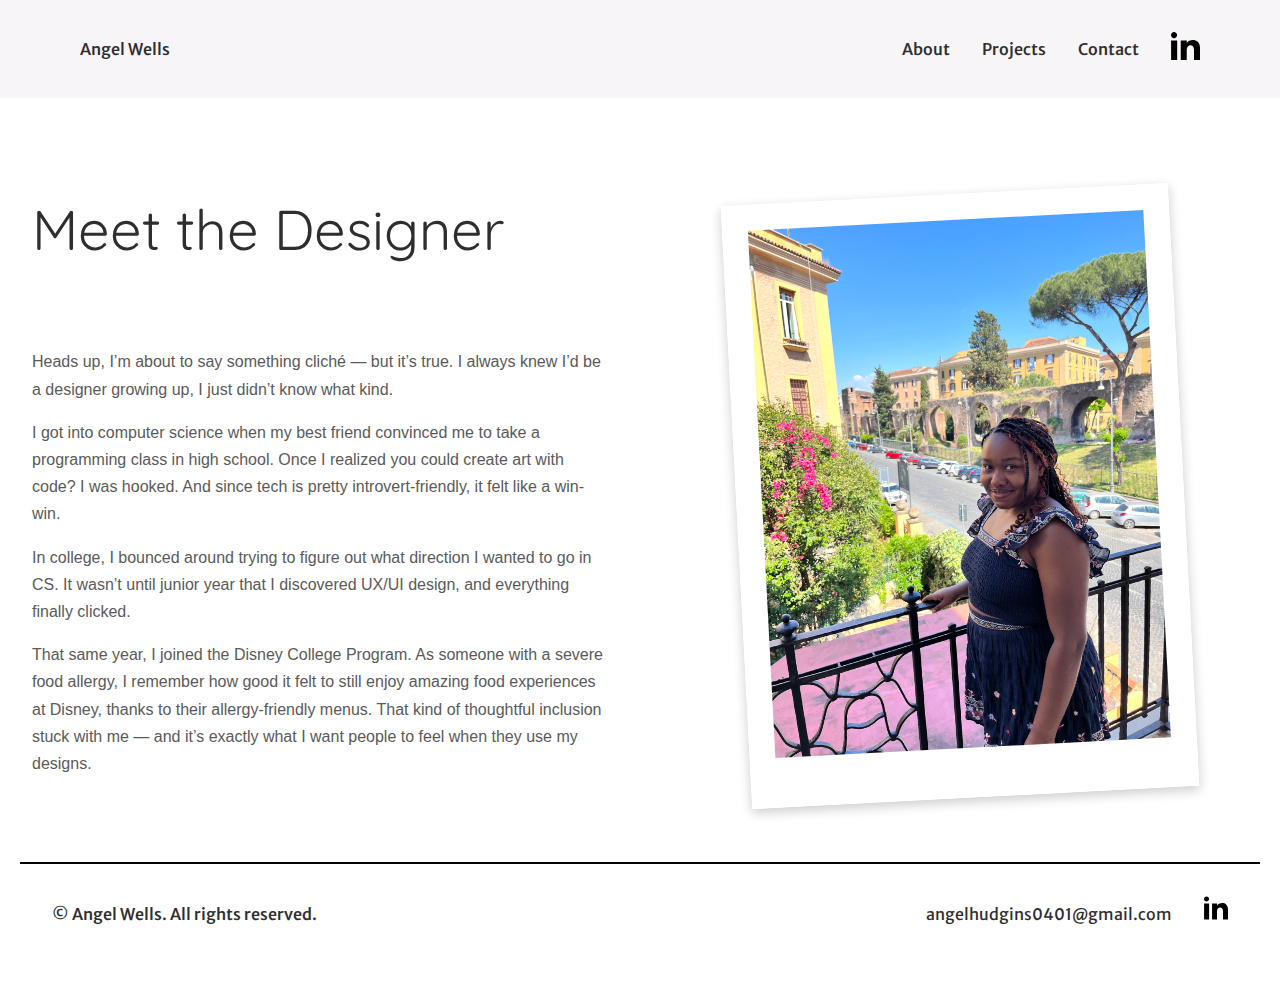
<file: about.html>
<!DOCTYPE html>
<html lang="en">
    <head>
        <meta charset="UTF-8">
        <meta http-equiv="X-UA-Compatible" content="IE=edge" >
        <meta name="viewport" content="width=device-width, initial-scale=1.0">

        <!-- CSS styles -->
        <link href="https://fonts.googleapis.com/css2?family=Quicksand:wght@400;500;700&family=Merriweather+Sans:wght@300;400;700&display=swap" rel="stylesheet">
        <link rel="stylesheet" href="https://fonts.googleapis.com/css2?family=Material+Symbols+Outlined:opsz,wght,FILL,GRAD@24,400,0,0" />
        <link rel="stylesheet" href="assets/css/styles.css">

        <!-- icons -->

        <!-- Animate CSS CDN -->
        <link rel="stylesheet" href="https://cdnjs.cloudflare.com/ajax/libs/animate.css/4.1.1/animate.min.css"/>

        <title>Angel Wells | UX Designer</title>
        <script>
            document.addEventListener("DOMContentLoaded", () => {
                document.body.setAttribute("data-loaded", "true");
            });
        </script>
    </head>

    <body data-loaded="false">
        <!-- navbar -->
        <nav>

            <a href="index.html" class="nav-link">Angel Wells</a>

            <!-- linkedin icon -->
            <div class="nav-right">

                <a href="https://linkedin.com/in/angel-hudgins-wells" target="_blank" class="linkedin-icon" aria-label="LinkedIn">
                    <svg xmlns="http://www.w3.org/2000/svg" width="29" height="28" viewBox="0 0 29 28" fill="none">
                        <path d="M6.08605 3.11249C6.08564 3.93757 5.76465 4.72868 5.19369 5.3118C4.62273 5.89493 3.84856 6.22229 3.0415 6.22188C2.23444 6.22146 1.4606 5.89331 0.890205 5.3096C0.319813 4.7259 -0.000403149 3.93446 3.80928e-07 3.10938C0.000403911 2.28431 0.321394 1.4932 0.892357 0.910073C1.46332 0.326951 2.23748 -0.000412147 3.04454 3.8943e-07C3.8516 0.000412925 4.62545 0.328567 5.19584 0.912273C5.76623 1.49598 6.08645 2.28742 6.08605 3.11249ZM6.17734 8.52553H0.091291V28H6.17734V8.52553ZM15.7933 8.52553H9.73767V28H15.7324V17.7806C15.7324 12.0876 22.99 11.5587 22.99 17.7806V28H29V15.6651C29 6.06789 18.2581 6.42564 15.7324 11.1387L15.7933 8.52553Z" fill="black"/>
                    </svg>
                </a>

                <!-- hamburger menu -->
                <button class="hamburger-menu" id="hamburger">
                    <img src="assets/images/Menu.svg" alt="Menu" class="hamburger-icon">
                    <img src="assets/images/Close_round.svg" alt="Close Menu" class="close-icon">
                </button>
            </div>

            <!-- nav links -->
            <ul class="navigation" id="navigation">
                <li><a href="about.html" class="nav-link">About</a></li>
                <li><a href="work.html" class="nav-link">Projects</a></li>
                <li><a href="contact.html" class="nav-link">Contact</a></li>
                <li>
                    <a href="https://linkedin.com/in/angel-hudgins-wells" target="_blank" class="linkedin-icon" aria-label="LinkedIn">
                        <svg xmlns="http://www.w3.org/2000/svg" width="29" height="28" viewBox="0 0 29 28" fill="none">
                            <path d="M6.08605 3.11249C6.08564 3.93757 5.76465 4.72868 5.19369 5.3118C4.62273 5.89493 3.84856 6.22229 3.0415 6.22188C2.23444 6.22146 1.4606 5.89331 0.890205 5.3096C0.319813 4.7259 -0.000403149 3.93446 3.80928e-07 3.10938C0.000403911 2.28431 0.321394 1.4932 0.892357 0.910073C1.46332 0.326951 2.23748 -0.000412147 3.04454 3.8943e-07C3.8516 0.000412925 4.62545 0.328567 5.19584 0.912273C5.76623 1.49598 6.08645 2.28742 6.08605 3.11249ZM6.17734 8.52553H0.091291V28H6.17734V8.52553ZM15.7933 8.52553H9.73767V28H15.7324V17.7806C15.7324 12.0876 22.99 11.5587 22.99 17.7806V28H29V15.6651C29 6.06789 18.2581 6.42564 15.7324 11.1387L15.7933 8.52553Z" fill="black"/>
                        </svg>
                    </a>
                </li>
            </ul>

        </nav>

        <section class="about-section" id="about">
            <div class="about-grid">
                <div class="about-heading">
                   <h2>Meet the Designer</h2> 
                </div>

                <div class="about-image">
                    <img src="assets/images/pp-original.jpg" alt="angel-in-italy-pic"/>
                </div>
                
                <div class="about-content">
                    <p class="bio-text">
                        Heads up, I’m about to say something cliché — but it’s true. I always knew I’d be a designer growing up, I just didn’t know what kind.
                    </p>
                    <p class="bio-text">
                       I got into computer science when my best friend convinced me to take a programming class in high school. Once I realized you could create art with code? I was hooked. And since tech is pretty introvert-friendly, it felt like a win-win.
                    </p>
                    <p class="bio-text">
                       In college, I bounced around trying to figure out what direction I wanted to go in CS. It wasn’t until junior year that I discovered UX/UI design, and everything finally clicked. 
                    </p>
                    <p class="bio-text">
                       That same year, I joined the Disney College Program. As someone with a severe food allergy, I remember how good it felt to still enjoy amazing food experiences at Disney, thanks to their allergy-friendly menus. That kind of thoughtful inclusion stuck with me — and it’s exactly what I want people to feel when they use my designs.
                    </p>
                </div>
                
            </div>
            <!-- <div class="bio animate__animated animate__slideInRight"> 
            </div> -->
        </section>

        <!-- more about me section 
        <section class="more-about">
            <h2>Fun Facts About Me</h2>
            <ol>
                <li> I love to read and write. My favorite series is <em>The Hunger Games</em>.
                </li>
                <li>I love theme parks, my favorite is Disney World–obviously. Also, I will be braving Cedar Point this summer!</li>
                <li>I love to enter a bajillion sweepstakes because <em>I will win a trip to Universal</em>!</li>
            </ol>
        </section> -->
        <footer class="site-footer">
            <div class="footer-content">
                <div class="footer-left">
                    <p>© <span id="current-year"></span> Angel Wells. All rights reserved.</p>
                </div>
                <div class="footer-right">
                    <a href="mailto:angelhudgins0401@gmail.com" class="footer-email">angelhudgins0401@gmail.com</a>
                    <a href="https://linkedin.com/in/angel-hudgins-wells" target="_blank" class="footer-linkedin">
                        <svg xmlns="http://www.w3.org/2000/svg" width="24" height="24" viewBox="0 0 29 28" fill="black">
                            <path d="M6.08605 3.11249C6.08564 3.93757 5.76465 4.72868 5.19369 5.3118C4.62273 5.89493 3.84856 6.22229 3.0415 6.22188C2.23444 6.22146 1.4606 5.89331 0.890205 5.3096C0.319813 4.7259 -0.000403149 3.93446 3.80928e-07 3.10938C0.000403911 2.28431 0.321394 1.4932 0.892357 0.910073C1.46332 0.326951 2.23748 -0.000412147 3.04454 3.8943e-07C3.8516 0.000412925 4.62545 0.328567 5.19584 0.912273C5.76623 1.49598 6.08645 2.28742 6.08605 3.11249ZM6.17734 8.52553H0.091291V28H6.17734V8.52553ZM15.7933 8.52553H9.73767V28H15.7324V17.7806C15.7324 12.0876 22.99 11.5587 22.99 17.7806V28H29V15.6651C29 6.06789 18.2581 6.42564 15.7324 11.1387L15.7933 8.52553Z"/>
                        </svg>
                    </a>
                <!-- Optional resume link - recommend keeping on contact page -->
                <!-- <a href="path-to-resume.pdf" class="footer-resume" target="_blank">Resume</a> -->
                </div>
            </div>
        </footer>

        <script>
            document.addEventListener('DOMContentLoaded', function () {
                document.body.setAttribute('data-loaded', 'true');

                const hamburger = document.getElementById('hamburger');
                const nav = document.getElementById('navigation');

                if (hamburger && nav) {
                hamburger.addEventListener('click', () => {
                    hamburger.classList.toggle('active');
                    nav.classList.toggle('active');
                    document.body.style.overflow = nav.classList.contains('active') ? 'hidden' : '';
                });

                document.querySelectorAll('.navigation a').forEach(link => {
                    link.addEventListener('click', () => {
                    hamburger.classList.remove('active');
                    nav.classList.remove('active');
                    document.body.style.overflow = '';
                    });
                });
                }
            });
         </script>
    </body> 


</html>
</file>
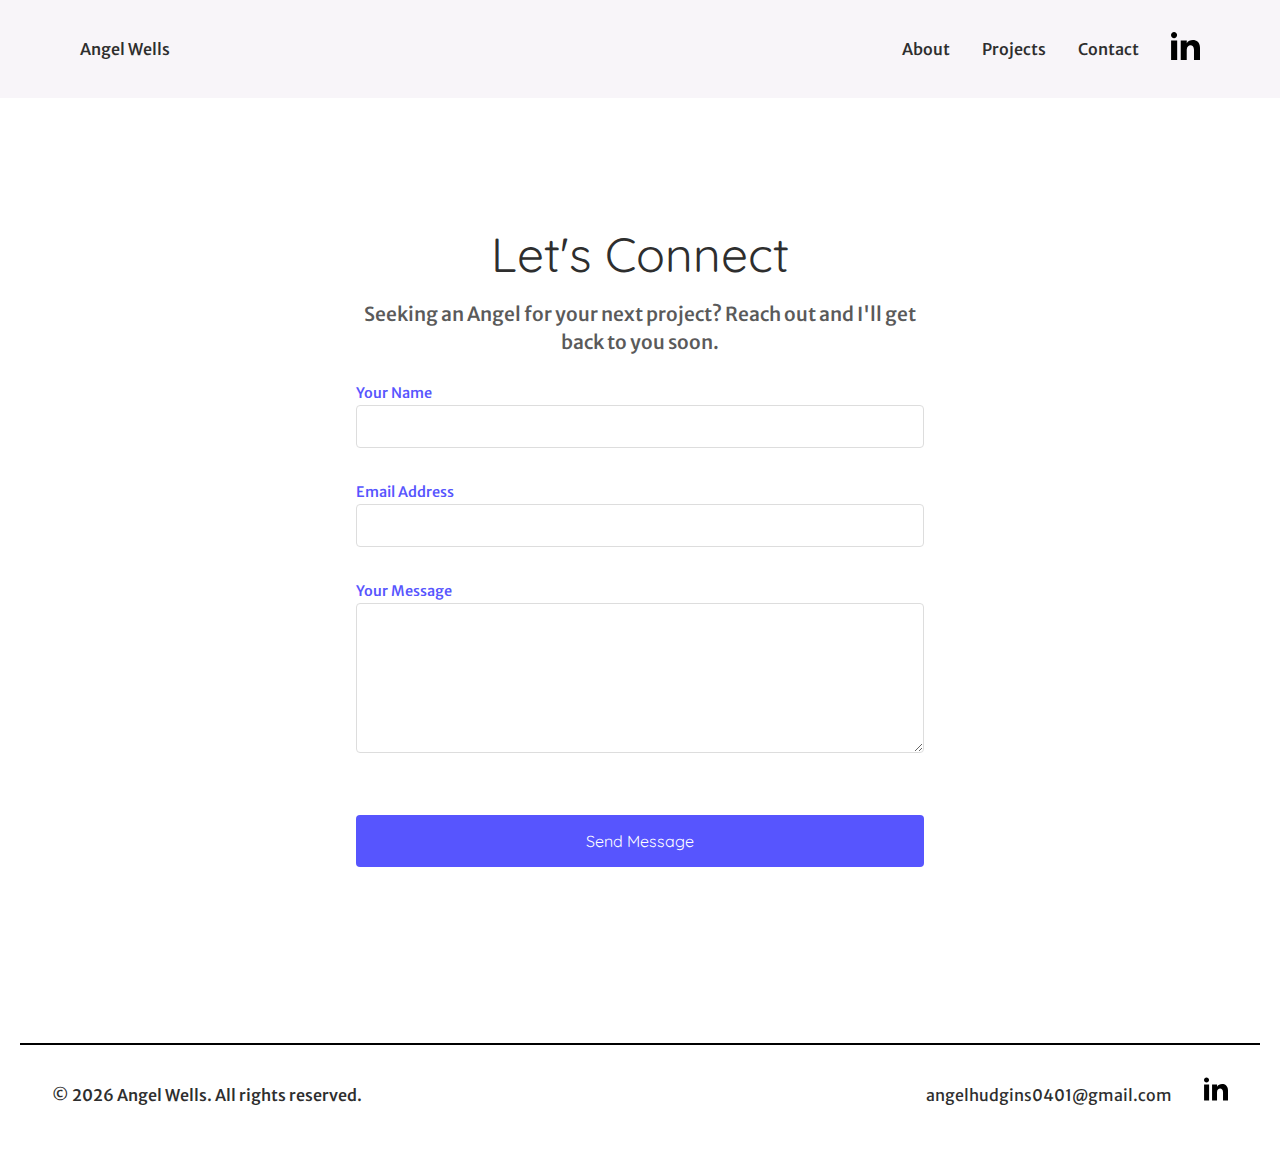
<file: contact.html>
<!DOCTYPE html>
<html lang="en">
    <head>
        <meta charset="UTF-8">
        <meta http-equiv="X-UA-Compatible" content="IE=edge" >
        <meta name="viewport" content="width=device-width, initial-scale=1.0">
        <title>Contact | Angel Wells</title>

        <!-- CSS styles -->
        <link href="https://fonts.googleapis.com/css2?family=Quicksand:wght@400;500;700&family=Merriweather+Sans:wght@300;400;700&display=swap" rel="stylesheet">
        <link rel="stylesheet" href="https://fonts.googleapis.com/css2?family=Material+Symbols+Outlined:opsz,wght,FILL,GRAD@24,400,0,0" />
        <link rel="stylesheet" href="assets/css/styles.css">

        <!-- icons -->

        <!-- Animate CSS CDN -->
        <link rel="stylesheet" href="https://cdnjs.cloudflare.com/ajax/libs/animate.css/4.1.1/animate.min.css"/>
        <script>
            document.addEventListener("DOMContentLoaded", () => {
                document.body.setAttribute("data-loaded", "true");
            });
        </script>
        
    </head>

    <body class="contact-page" data-loaded="false">
        <!-- navbar -->
        <nav>

            <a href="index.html" class="nav-link">Angel Wells</a>

            <!-- linkedin icon -->
            <div class="nav-right">

                <a href="https://linkedin.com/in/angel-hudgins-wells" target="_blank" class="linkedin-icon" aria-label="LinkedIn">
                    <svg xmlns="http://www.w3.org/2000/svg" width="29" height="28" viewBox="0 0 29 28" fill="none">
                        <path d="M6.08605 3.11249C6.08564 3.93757 5.76465 4.72868 5.19369 5.3118C4.62273 5.89493 3.84856 6.22229 3.0415 6.22188C2.23444 6.22146 1.4606 5.89331 0.890205 5.3096C0.319813 4.7259 -0.000403149 3.93446 3.80928e-07 3.10938C0.000403911 2.28431 0.321394 1.4932 0.892357 0.910073C1.46332 0.326951 2.23748 -0.000412147 3.04454 3.8943e-07C3.8516 0.000412925 4.62545 0.328567 5.19584 0.912273C5.76623 1.49598 6.08645 2.28742 6.08605 3.11249ZM6.17734 8.52553H0.091291V28H6.17734V8.52553ZM15.7933 8.52553H9.73767V28H15.7324V17.7806C15.7324 12.0876 22.99 11.5587 22.99 17.7806V28H29V15.6651C29 6.06789 18.2581 6.42564 15.7324 11.1387L15.7933 8.52553Z" fill="black"/>
                    </svg>
                </a>

                <!-- hamburger menu -->
                <button class="hamburger-menu" id="hamburger">
                    <img src="assets/images/Menu.svg" alt="Menu" class="hamburger-icon">
                    <img src="assets/images/Close_round.svg" alt="Close Menu" class="close-icon">
                </button>
            </div>

            <!-- nav links -->
            <ul class="navigation" id="navigation">
                <li><a href="about.html" class="nav-link">About</a></li>
                <li><a href="work.html" class="nav-link">Projects</a></li>
                <li><a href="contact.html" class="nav-link">Contact</a></li>
                <li>
                    <a href="https://linkedin.com/in/angel-hudgins-wells" target="_blank" class="linkedin-icon" aria-label="LinkedIn">
                        <svg xmlns="http://www.w3.org/2000/svg" width="29" height="28" viewBox="0 0 29 28" fill="none">
                            <path d="M6.08605 3.11249C6.08564 3.93757 5.76465 4.72868 5.19369 5.3118C4.62273 5.89493 3.84856 6.22229 3.0415 6.22188C2.23444 6.22146 1.4606 5.89331 0.890205 5.3096C0.319813 4.7259 -0.000403149 3.93446 3.80928e-07 3.10938C0.000403911 2.28431 0.321394 1.4932 0.892357 0.910073C1.46332 0.326951 2.23748 -0.000412147 3.04454 3.8943e-07C3.8516 0.000412925 4.62545 0.328567 5.19584 0.912273C5.76623 1.49598 6.08645 2.28742 6.08605 3.11249ZM6.17734 8.52553H0.091291V28H6.17734V8.52553ZM15.7933 8.52553H9.73767V28H15.7324V17.7806C15.7324 12.0876 22.99 11.5587 22.99 17.7806V28H29V15.6651C29 6.06789 18.2581 6.42564 15.7324 11.1387L15.7933 8.52553Z" fill="black"/>
                        </svg>
                    </a>
                </li>
            </ul>

        </nav>

        <!-- contact form -->
        <main class="contact-container">
            
            <div class="contact-content">
                <h1>Let's Connect</h1>
                <p class="subtext">Seeking an Angel for your next project? Reach out and I'll get back to you soon.</p>

                <form class="contact-form" action="https://formspree.io/f/mgvyaogw" method="POST">
                    <div class="form-group">
                        <input type="text" id="name" name="name" required>
                        <label for="name">Your Name</label>
                    </div>
                    <div class="form-group">
                        <input type="email" id="email" name="email" required>
                        <label for="email">Email Address</label>
                    </div>
                    <div class="form-group">
                        <textarea id="message" name="message" rows="4" required></textarea>
                        <label for="message">Your Message</label>
                    </div>
                    <button type="submit" class="submit-btn">Send Message</button>
                </form>

                <!-- <div class="contact-info">
                    <a href="mailto:angelhudgins0401@gmail.com" class="email-link">angelhudgins0401@gmail.com</a>
                </div> -->
            </div>

        </main>

        <footer class="site-footer">
            <div class="footer-content">
                <div class="footer-left">
                    <p>© <span id="current-year"></span> Angel Wells. All rights reserved.</p>
                </div>
                <div class="footer-right">
                    <a href="mailto:angelhudgins0401@gmail.com" class="footer-email">angelhudgins0401@gmail.com</a>
                    <a href="https://linkedin.com/in/angel-hudgins-wells" target="_blank" class="footer-linkedin">
                        <svg xmlns="http://www.w3.org/2000/svg" width="24" height="24" viewBox="0 0 29 28" fill="black">
                            <path d="M6.08605 3.11249C6.08564 3.93757 5.76465 4.72868 5.19369 5.3118C4.62273 5.89493 3.84856 6.22229 3.0415 6.22188C2.23444 6.22146 1.4606 5.89331 0.890205 5.3096C0.319813 4.7259 -0.000403149 3.93446 3.80928e-07 3.10938C0.000403911 2.28431 0.321394 1.4932 0.892357 0.910073C1.46332 0.326951 2.23748 -0.000412147 3.04454 3.8943e-07C3.8516 0.000412925 4.62545 0.328567 5.19584 0.912273C5.76623 1.49598 6.08645 2.28742 6.08605 3.11249ZM6.17734 8.52553H0.091291V28H6.17734V8.52553ZM15.7933 8.52553H9.73767V28H15.7324V17.7806C15.7324 12.0876 22.99 11.5587 22.99 17.7806V28H29V15.6651C29 6.06789 18.2581 6.42564 15.7324 11.1387L15.7933 8.52553Z"/>
                        </svg>
                    </a>
                <!-- Optional resume link - recommend keeping on contact page -->
                <!-- <a href="path-to-resume.pdf" class="footer-resume" target="_blank">Resume</a> -->
                </div>
            </div>
        </footer>

        <script src="assets/js/contact.js"></script>
        <script>
            // updates year
            document.getElementById('current-year').textContent = new Date().getFullYear();
        </script>

        <script>
            document.addEventListener('DOMContentLoaded', function () {
                document.body.setAttribute('data-loaded', 'true');

                const hamburger = document.getElementById('hamburger');
                const nav = document.getElementById('navigation');

                if (hamburger && nav) {
                hamburger.addEventListener('click', () => {
                    hamburger.classList.toggle('active');
                    nav.classList.toggle('active');
                    document.body.style.overflow = nav.classList.contains('active') ? 'hidden' : '';
                });

                document.querySelectorAll('.navigation a').forEach(link => {
                    link.addEventListener('click', () => {
                    hamburger.classList.remove('active');
                    nav.classList.remove('active');
                    document.body.style.overflow = '';
                    });
                });
                }
            });
         </script>

    </body>
</html>
</file>
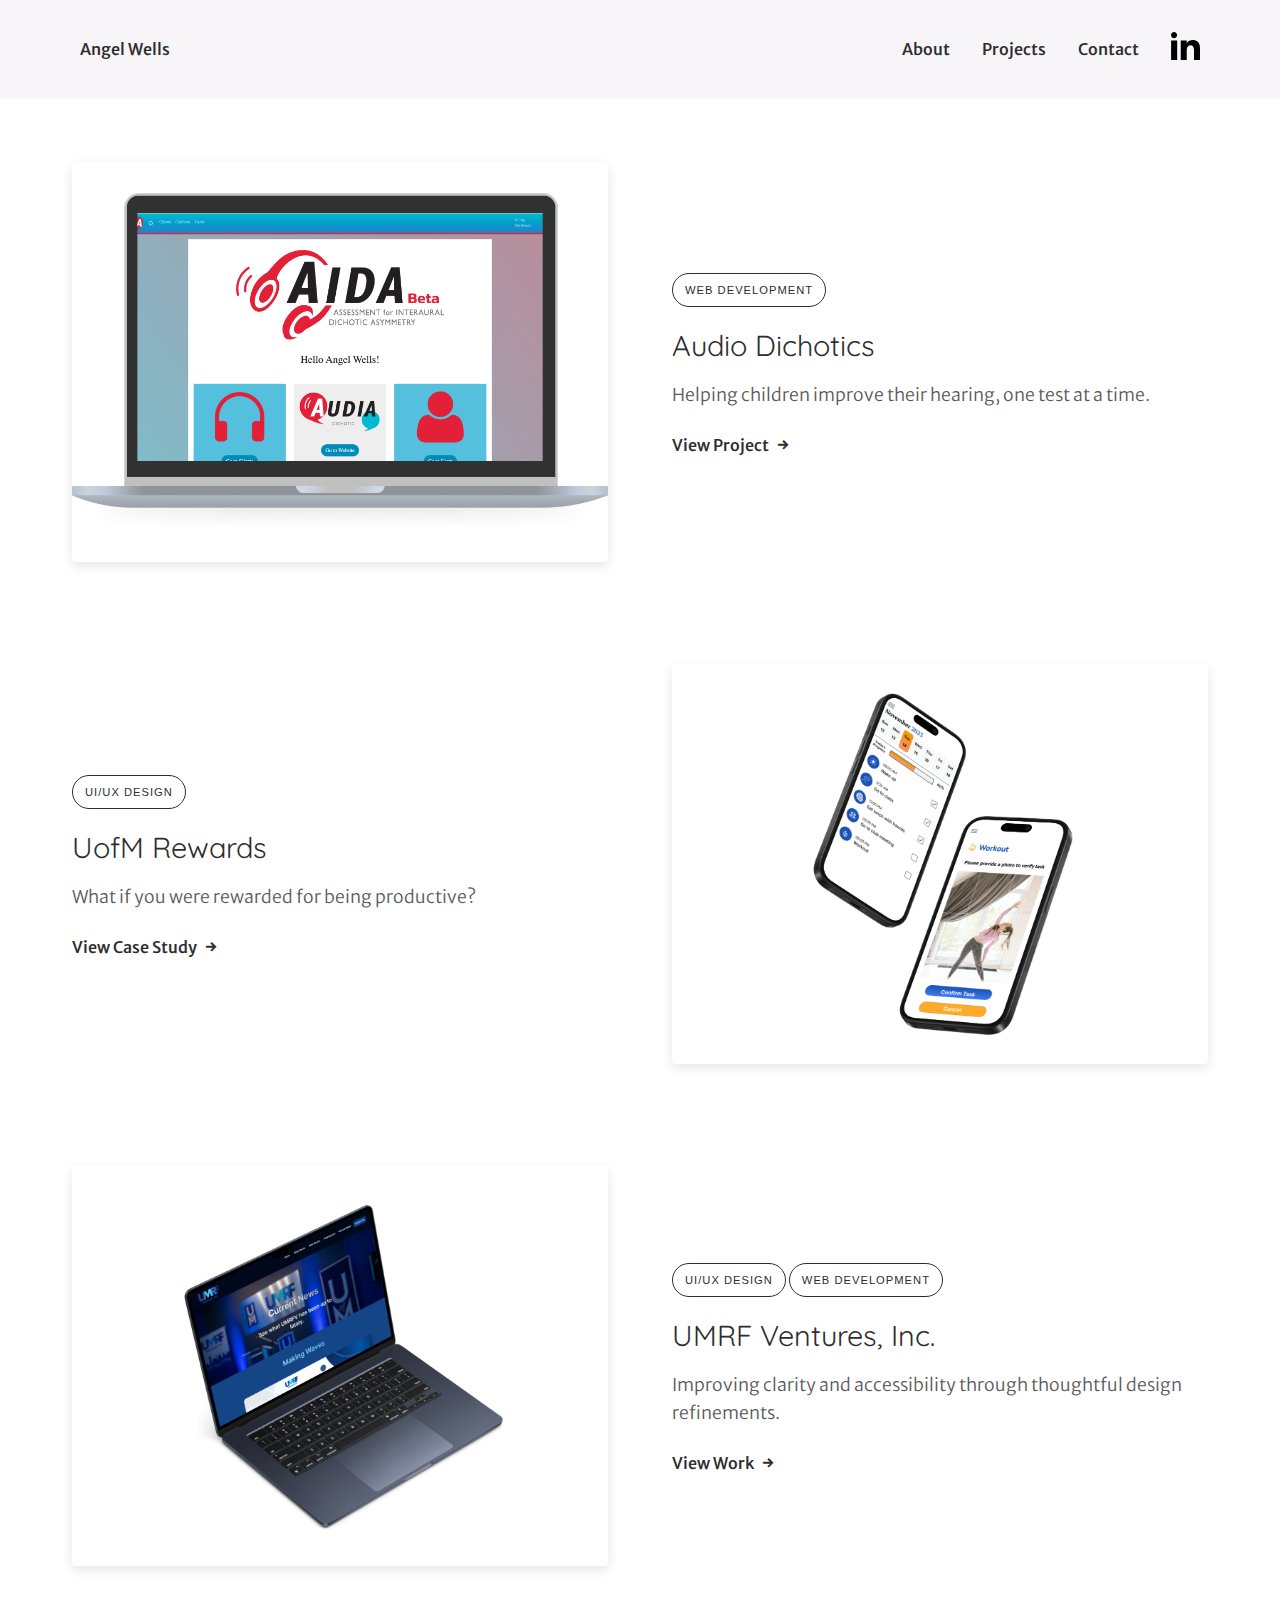
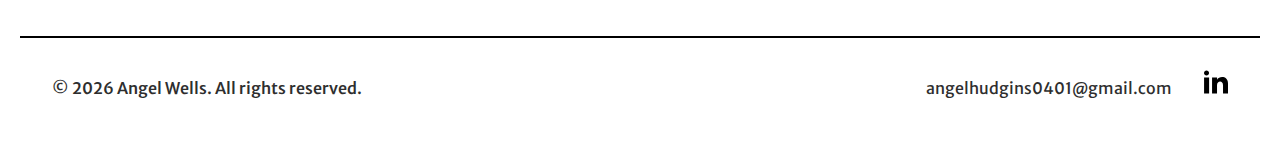
<file: work.html>
<!DOCTYPE html>
<html lang="en">
    <head>
        <meta charset="UTF-8">
        <meta http-equiv="X-UA-Compatible" content="IE=edge" >
        <meta name="viewport" content="width=device-width, initial-scale=1.0">
        <title>Portfolio | Angel Wells</title>

        <!-- CSS styles -->
        <link href="https://fonts.googleapis.com/css2?family=Quicksand:wght@400;500;700&family=Merriweather+Sans:wght@300;400;700&display=swap" rel="stylesheet">
        <link rel="stylesheet" href="https://fonts.googleapis.com/css2?family=Material+Symbols+Outlined:opsz,wght,FILL,GRAD@24,400,0,0" />
        <link rel="stylesheet" href="assets/css/styles.css">

        <!-- icons -->

        <!-- Animate CSS CDN -->
        <link rel="stylesheet" href="https://cdnjs.cloudflare.com/ajax/libs/animate.css/4.1.1/animate.min.css"/>
        
        <script>
            document.addEventListener("DOMContentLoaded", () => {
                document.body.setAttribute("data-loaded", "true");
            });
        </script>
    </head>

    <body class="projects-page" data-loaded="false">
        <!-- navbar -->
        <nav>

            <a href="index.html" class="nav-link">Angel Wells</a>

            <!-- linkedin icon -->
            <div class="nav-right">

                <a href="https://linkedin.com/in/angel-hudgins-wells" target="_blank" class="linkedin-icon" aria-label="LinkedIn">
                    <svg xmlns="http://www.w3.org/2000/svg" width="29" height="28" viewBox="0 0 29 28" fill="none">
                        <path d="M6.08605 3.11249C6.08564 3.93757 5.76465 4.72868 5.19369 5.3118C4.62273 5.89493 3.84856 6.22229 3.0415 6.22188C2.23444 6.22146 1.4606 5.89331 0.890205 5.3096C0.319813 4.7259 -0.000403149 3.93446 3.80928e-07 3.10938C0.000403911 2.28431 0.321394 1.4932 0.892357 0.910073C1.46332 0.326951 2.23748 -0.000412147 3.04454 3.8943e-07C3.8516 0.000412925 4.62545 0.328567 5.19584 0.912273C5.76623 1.49598 6.08645 2.28742 6.08605 3.11249ZM6.17734 8.52553H0.091291V28H6.17734V8.52553ZM15.7933 8.52553H9.73767V28H15.7324V17.7806C15.7324 12.0876 22.99 11.5587 22.99 17.7806V28H29V15.6651C29 6.06789 18.2581 6.42564 15.7324 11.1387L15.7933 8.52553Z" fill="black"/>
                    </svg>
                </a>

                <!-- hamburger menu -->
                <button class="hamburger-menu" id="hamburger">
                    <img src="assets/images/Menu.svg" alt="Menu" class="hamburger-icon">
                    <img src="assets/images/Close_round.svg" alt="Close Menu" class="close-icon">
                </button>
            </div>

            <!-- nav links -->
            <ul class="navigation" id="navigation">
                <li><a href="about.html" class="nav-link">About</a></li>
                <li><a href="work.html" class="nav-link">Projects</a></li>
                <li><a href="contact.html" class="nav-link">Contact</a></li>
                <li>
                    <a href="https://linkedin.com/in/angel-hudgins-wells" target="_blank" class="linkedin-icon" aria-label="LinkedIn">
                        <svg xmlns="http://www.w3.org/2000/svg" width="29" height="28" viewBox="0 0 29 28" fill="none">
                            <path d="M6.08605 3.11249C6.08564 3.93757 5.76465 4.72868 5.19369 5.3118C4.62273 5.89493 3.84856 6.22229 3.0415 6.22188C2.23444 6.22146 1.4606 5.89331 0.890205 5.3096C0.319813 4.7259 -0.000403149 3.93446 3.80928e-07 3.10938C0.000403911 2.28431 0.321394 1.4932 0.892357 0.910073C1.46332 0.326951 2.23748 -0.000412147 3.04454 3.8943e-07C3.8516 0.000412925 4.62545 0.328567 5.19584 0.912273C5.76623 1.49598 6.08645 2.28742 6.08605 3.11249ZM6.17734 8.52553H0.091291V28H6.17734V8.52553ZM15.7933 8.52553H9.73767V28H15.7324V17.7806C15.7324 12.0876 22.99 11.5587 22.99 17.7806V28H29V15.6651C29 6.06789 18.2581 6.42564 15.7324 11.1387L15.7933 8.52553Z" fill="black"/>
                        </svg>
                    </a>
                </li>
            </ul>

        </nav>

         <section id="projects" class="projects-section" >
            <div class="project-container">
                <!-- Project 1 -->
                <div class="project-card">
                    <div class="project-image">
                        <a href="ears-project.html">
                            <img src="assets/images/ears-home-page-mockup.png" alt="audio-dichotics-project" loading="lazy">
                        </a>
                    </div>
                    <div class="project-content">
                        <span class="project-category">Web Development</span>
                        <h3 class="project-title"><a href="ears-project.html">Audio Dichotics</a></h3>
                        <p>Helping children improve their hearing, one test at a time.</p>
                        <a href="ears-project.html" class="project-link">
                            <span class="link-text">View Project</span>
                            <span class="arrow">→</span> 
                        </a> 
                    </div>
                </div>

                <!-- Project 2 -->
                <div class="project-card">
                    <div class="project-image">
                        <a href="uom-rewards-project.html">
                            <img src="assets/images/uom-rewards-mockup.png" alt="UofM rewards project phone mockup" loading="lazy">
                        </a>
                    </div>
                    <div class="project-content">
                        <span class="project-category">UI/UX Design</span>
                        <h3><a href="uom-rewards-project.html">UofM Rewards</a></h3>
                        <p>What if you were rewarded for being productive?</p>
                        <a href="uom-rewards-project.html" class="project-link">
                            <span class="link-text">View Case Study</span>
                            <span class="arrow">→</span> 
                        </a>
                    </div>
                </div>

                <!-- Project 3 -->
                <div class="project-card">
                    <div class="project-image">
                        <a href="umrf-ventures-project.html">
                            <img src="assets/images/umrf-website-mockup.png" alt="UMRF website mockup" loading="lazy">
                        </a>
                    </div>
                    <div class="project-content">
                        <span class="project-category">UI/UX Design</span>
                        <span class="project-category">Web Development</span>
                        <h3><a href="umrf-ventures-project.html">UMRF Ventures, Inc.</a></h3>
                        <p>Improving clarity and accessibility through thoughtful design refinements.</p>
                        <a href="umrf-ventures-project.html" class="project-link">
                            <span class="link-text">View Work</span>
                            <span class="arrow">→</span> 
                        </a>
                    </div>
                </div>
            </div>
         </section>

        <!-- <footer class="site-footer">
            <p>© <span id="current-year"></span> Angel Wells. All rights reserved.</p>
        </footer> -->

        <footer class="site-footer">
            <div class="footer-content">
                <div class="footer-left">
                    <p>© <span id="current-year"></span> Angel Wells. All rights reserved.</p>
                </div>
                <div class="footer-right">
                    <a href="mailto:angelhudgins0401@gmail.com" class="footer-email">angelhudgins0401@gmail.com</a>
                    <a href="https://linkedin.com/in/angel-hudgins-wells" target="_blank" class="footer-linkedin">
                        <svg xmlns="http://www.w3.org/2000/svg" width="24" height="24" viewBox="0 0 29 28" fill="black">
                            <path d="M6.08605 3.11249C6.08564 3.93757 5.76465 4.72868 5.19369 5.3118C4.62273 5.89493 3.84856 6.22229 3.0415 6.22188C2.23444 6.22146 1.4606 5.89331 0.890205 5.3096C0.319813 4.7259 -0.000403149 3.93446 3.80928e-07 3.10938C0.000403911 2.28431 0.321394 1.4932 0.892357 0.910073C1.46332 0.326951 2.23748 -0.000412147 3.04454 3.8943e-07C3.8516 0.000412925 4.62545 0.328567 5.19584 0.912273C5.76623 1.49598 6.08645 2.28742 6.08605 3.11249ZM6.17734 8.52553H0.091291V28H6.17734V8.52553ZM15.7933 8.52553H9.73767V28H15.7324V17.7806C15.7324 12.0876 22.99 11.5587 22.99 17.7806V28H29V15.6651C29 6.06789 18.2581 6.42564 15.7324 11.1387L15.7933 8.52553Z"/>
                        </svg>
                    </a>
                <!-- Optional resume link - recommend keeping on contact page -->
                <!-- <a href="path-to-resume.pdf" class="footer-resume" target="_blank">Resume</a> -->
                </div>
            </div>
        </footer>

        <script>
            document.getElementById('current-year').textContent = new Date().getFullYear();
        </script>

        <script>
            document.addEventListener('DOMContentLoaded', function () {
                document.body.setAttribute('data-loaded', 'true');

                const hamburger = document.getElementById('hamburger');
                const nav = document.getElementById('navigation');

                if (hamburger && nav) {
                hamburger.addEventListener('click', () => {
                    hamburger.classList.toggle('active');
                    nav.classList.toggle('active');
                    document.body.style.overflow = nav.classList.contains('active') ? 'hidden' : '';
                });

                document.querySelectorAll('.navigation a').forEach(link => {
                    link.addEventListener('click', () => {
                    hamburger.classList.remove('active');
                    nav.classList.remove('active');
                    document.body.style.overflow = '';
                    });
                });
                }
            });
         </script>

    </body>
</html>
</file>
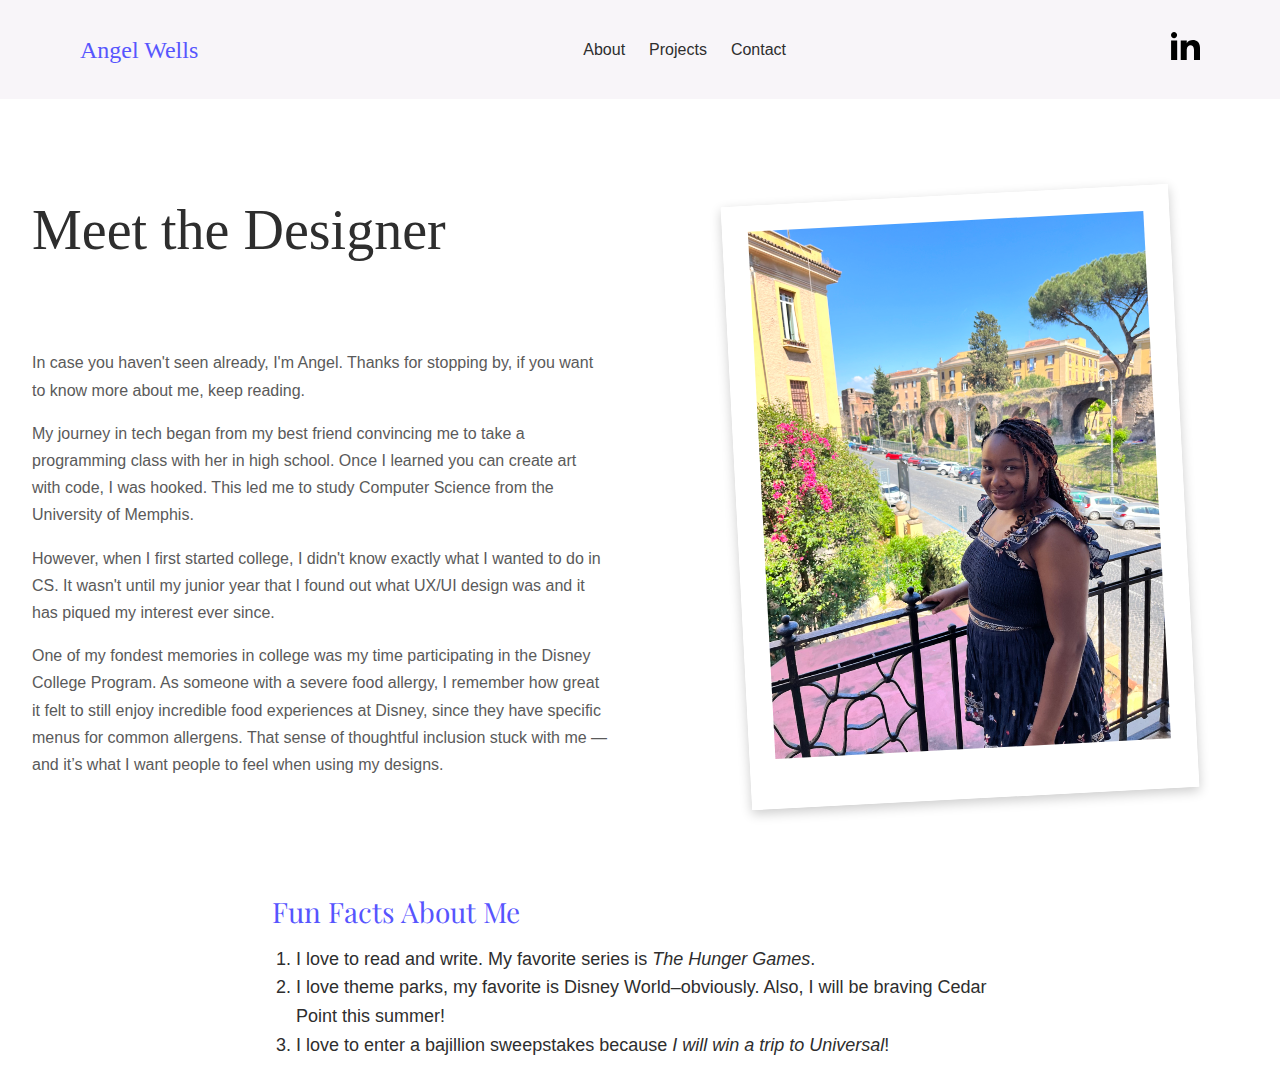
<file: dev-portfolio/about.html>
<!DOCTYPE html>
<html lang="en">
    <head>
        <meta charset="UTF-8">
        <meta http-equiv="X-UA-Compatible" content="IE=edge" >
        <meta name="viewport" content="width=device-width, initial-scale=1.0">

        <!-- CSS styles -->
        <link href="https://fonts.googleapis.com/css2?family=Indie+Flower&family=Noto+Sans:wght@400;700&display=swap" rel="stylesheet">
        <link rel="stylesheet" href="https://fonts.googleapis.com/css2?family=Material+Symbols+Outlined:opsz,wght,FILL,GRAD@24,400,0,0" />
        <link rel="stylesheet" href="assets/css/styles.css">

        <!-- icons -->

        <!-- Animate CSS CDN -->
        <link rel="stylesheet" href="https://cdnjs.cloudflare.com/ajax/libs/animate.css/4.1.1/animate.min.css"/>

        <title>Angel Wells | Web Developer</title>
    </head>

    <body>
        <!-- navbar -->
        <nav>
            <!-- <a href="index.html">
                <img src="assets/images/site-logo.png" alt="Logo" class="logo" />
            </a> -->

            <h1>Angel Wells</h1>
            <ul class="navigation">
                <li><a href="#about" class="nav-link">About</a></li>
                <!-- <li><a href="#skills" class="nav-link">Skills</a></li> -->
                <li><a href="#projects" class="nav-link">Projects</a></li>
                <li><a href="#contact" class="nav-link">Contact</a></li>
            </ul>
            <a href="https://linkedin.com/in/angel-hudgins-wells" target="_blank" class="linkedin-icon" aria-label="LinkedIn">
                <svg xmlns="http://www.w3.org/2000/svg" width="29" height="28" viewBox="0 0 29 28" fill="none">
                    <path d="M6.08605 3.11249C6.08564 3.93757 5.76465 4.72868 5.19369 5.3118C4.62273 5.89493 3.84856 6.22229 3.0415 6.22188C2.23444 6.22146 1.4606 5.89331 0.890205 5.3096C0.319813 4.7259 -0.000403149 3.93446 3.80928e-07 3.10938C0.000403911 2.28431 0.321394 1.4932 0.892357 0.910073C1.46332 0.326951 2.23748 -0.000412147 3.04454 3.8943e-07C3.8516 0.000412925 4.62545 0.328567 5.19584 0.912273C5.76623 1.49598 6.08645 2.28742 6.08605 3.11249ZM6.17734 8.52553H0.091291V28H6.17734V8.52553ZM15.7933 8.52553H9.73767V28H15.7324V17.7806C15.7324 12.0876 22.99 11.5587 22.99 17.7806V28H29V15.6651C29 6.06789 18.2581 6.42564 15.7324 11.1387L15.7933 8.52553Z" fill="black"/>
                </svg>
            </a>
            <!-- <button class="burger-menu" id="burger-menu">
                <ion-icon class="bars" name="menu-outline"></ion-icon>
            </button> -->
        </nav>

        <section class="about-section" id="about">
            <div class="about-grid">
                <div class="about-heading">
                   <h2>Meet the Designer</h2> 
                </div>

                <div class="about-image">
                    <img src="assets/images/pp-original.jpg" alt="angel-in-italy-pic"/>
                </div>
                
                <div class="about-content">
                    <p class="bio-text">
                        In case you haven't seen already, I'm Angel. Thanks for stopping by, if you want to know more about me, keep reading.
                    </p>
                    <p class="bio-text">
                       My journey in tech began from my best friend convincing me to take a programming class with her in high school. Once I learned you can create art with code, I was hooked. This led me to study Computer Science from the University of Memphis. 
                    </p>
                    <p class="bio-text">
                       However, when I first started college, I didn't know exactly what I wanted to do in CS. It wasn't until my junior year that I found out what UX/UI design was and it has piqued my interest ever since.  
                    </p>
                    <p class="bio-text">
                       One of my fondest memories in college was my time participating in the Disney College Program. As someone with a severe food allergy, I remember how great it felt to still enjoy incredible food experiences at Disney, since they have specific menus for common allergens. That sense of thoughtful inclusion stuck with me — and it’s what I want people to feel when using my designs. 
                    </p>
                </div>
                
            </div>
            <!-- <div class="bio animate__animated animate__slideInRight"> 
            </div> -->
        </section>

        <!-- more about me section -->
        <section class="more-about">
            <h2>Fun Facts About Me</h2>
            <ol>
                <li> I love to read and write. My favorite series is <em>The Hunger Games</em>.
                </li>
                <li>I love theme parks, my favorite is Disney World–obviously. Also, I will be braving Cedar Point this summer!</li>
                <li>I love to enter a bajillion sweepstakes because <em>I will win a trip to Universal</em>!</li>
            </ol>
        </section>
    </body>


</html>
</file>
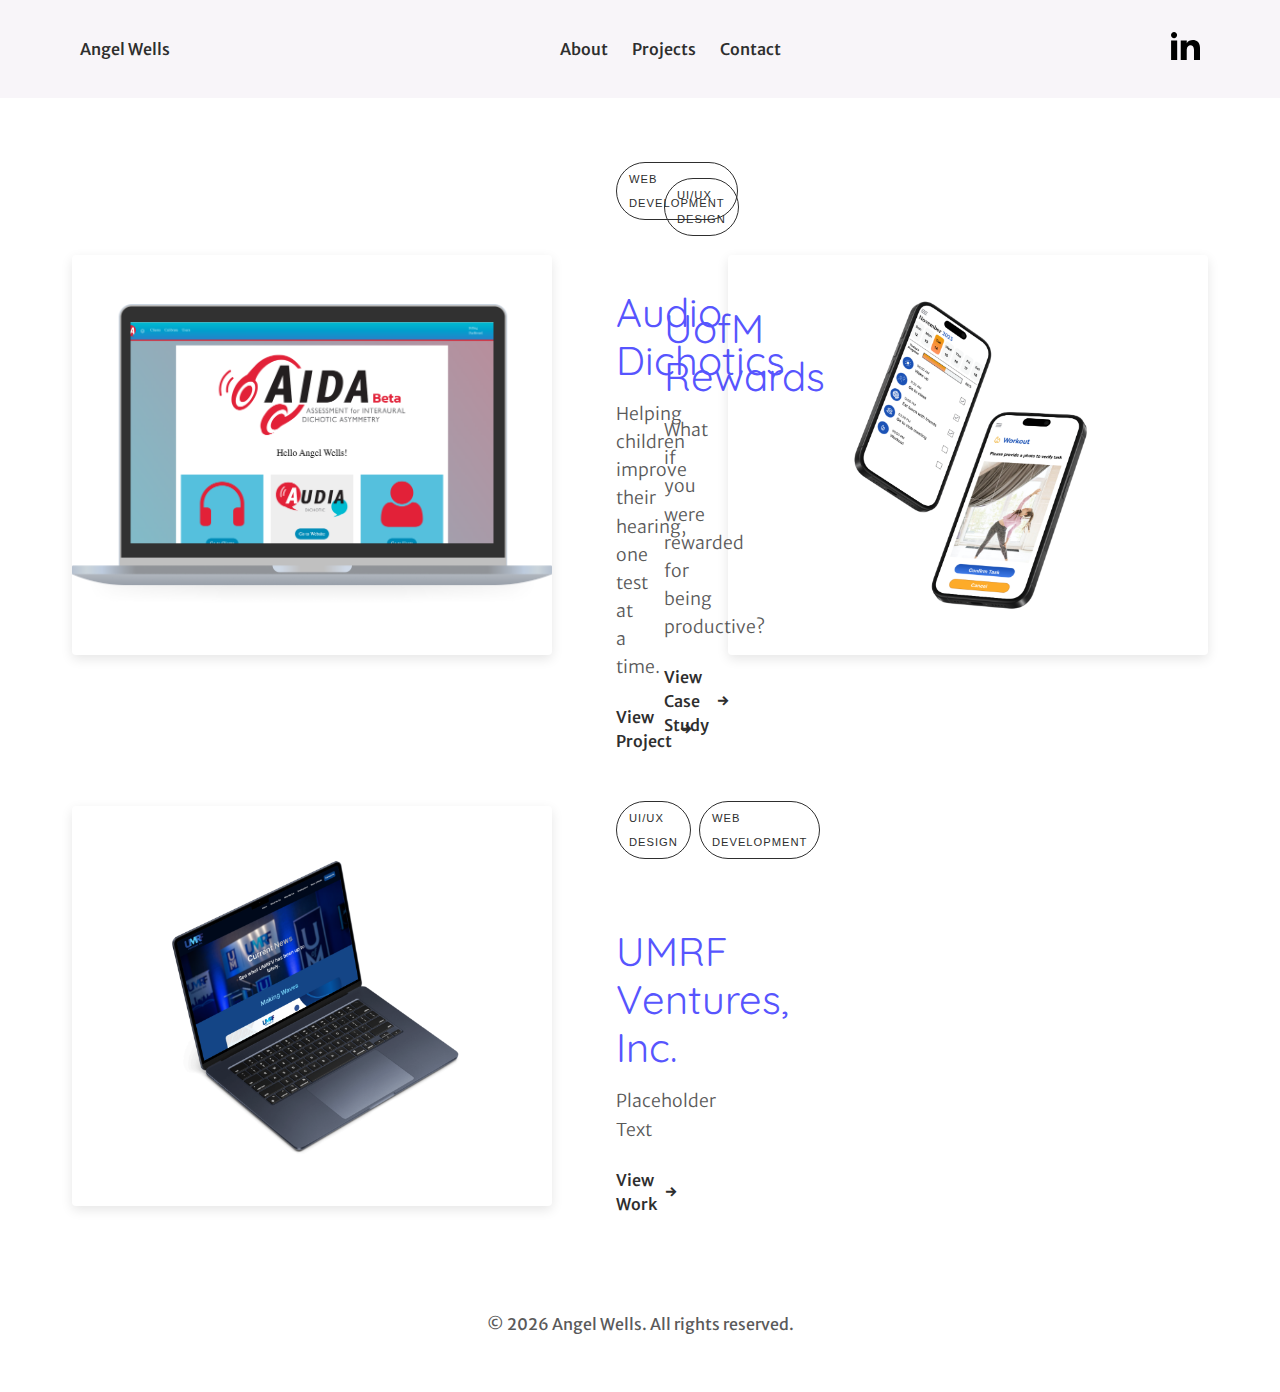
<file: dev-portfolio/work.html>
<!DOCTYPE html>
<html lang="en">
    <head>
        <meta charset="UTF-8">
        <meta http-equiv="X-UA-Compatible" content="IE=edge" >
        <meta name="viewport" content="width=device-width, initial-scale=1.0">
        <title>Portfolio | Angel Wells</title>

        <!-- CSS styles -->
        <link href="https://fonts.googleapis.com/css2?family=Quicksand:wght@400;500;700&family=Merriweather+Sans:wght@300;400;700&display=swap" rel="stylesheet">
        <link rel="stylesheet" href="https://fonts.googleapis.com/css2?family=Material+Symbols+Outlined:opsz,wght,FILL,GRAD@24,400,0,0" />
        <link rel="stylesheet" href="assets/css/styles.css">

        <!-- icons -->

        <!-- Animate CSS CDN -->
        <link rel="stylesheet" href="https://cdnjs.cloudflare.com/ajax/libs/animate.css/4.1.1/animate.min.css"/>
        
    </head>

    <body class="projects-page">
        <!-- navbar -->
        <nav>
            <!-- <a href="index.html">
                <img src="assets/images/site-logo.png" alt="Logo" class="logo" />
            </a> -->

            <a href="index.html" class="nav-link">Angel Wells</a>
            <ul class="navigation">
                <li><a href="about.html" class="nav-link">About</a></li>
                <!-- <li><a href="#skills" class="nav-link">Skills</a></li> -->
                <li><a href="work.html" class="nav-link">Projects</a></li>
                <li><a href="contact.html" class="nav-link">Contact</a></li>
            </ul>
            <a href="https://linkedin.com/in/angel-hudgins-wells" target="_blank" class="linkedin-icon" aria-label="LinkedIn">
                <svg xmlns="http://www.w3.org/2000/svg" width="29" height="28" viewBox="0 0 29 28" fill="none">
                    <path d="M6.08605 3.11249C6.08564 3.93757 5.76465 4.72868 5.19369 5.3118C4.62273 5.89493 3.84856 6.22229 3.0415 6.22188C2.23444 6.22146 1.4606 5.89331 0.890205 5.3096C0.319813 4.7259 -0.000403149 3.93446 3.80928e-07 3.10938C0.000403911 2.28431 0.321394 1.4932 0.892357 0.910073C1.46332 0.326951 2.23748 -0.000412147 3.04454 3.8943e-07C3.8516 0.000412925 4.62545 0.328567 5.19584 0.912273C5.76623 1.49598 6.08645 2.28742 6.08605 3.11249ZM6.17734 8.52553H0.091291V28H6.17734V8.52553ZM15.7933 8.52553H9.73767V28H15.7324V17.7806C15.7324 12.0876 22.99 11.5587 22.99 17.7806V28H29V15.6651C29 6.06789 18.2581 6.42564 15.7324 11.1387L15.7933 8.52553Z" fill="black"/>
                </svg>
            </a>
            <!-- <button class="burger-menu" id="burger-menu">
                <ion-icon class="bars" name="menu-outline"></ion-icon>
            </button> -->
        </nav>

        <main class="projects-container">
            <div class="projects-grid">
                <!-- Project 1 -->
                <article class="project-card">
                    <a href="ears-project.html" class="project-link">
                        <div class="project-image">
                            <img src="assets/images/ears-home-page-mockup.png" alt="audio dichotics project">
                        </div>
                        <div class="project-content">
                            <span class="project-category">Web Development</span>
                            <h2 class="project-title"><a href="ears-project.html">Audio Dichotics</a></h2>
                            <p class="project-excerpt">Helping children improve their hearing, one test at a time.</p>
                            <a href="ears-project.html" class="project-link">
                                <span class="link-text">View Project</span>
                                <span class="arrow">→</span> 
                            </a> 
                        </div>
                    </a>
                </article>

                <!-- Project 2 -->
                <article class="project-card">
                    <a href="uom-rewards-project.html" class="project-link">

                        <div class="project-image">
                            <img src="assets/images/uom-rewards-mockup.png" alt="hci class project">
                        </div>
                        <div class="project-content">
                            <span class="project-category">UI/UX Design</span>
                            <h2><a href="uom-rewards-project.html">UofM Rewards</a></h2>
                            <p>What if you were rewarded for being productive?</p>
                            <a href="uom-rewards-project.html" class="project-link">
                                <span class="link-text">View Case Study</span>
                                <span class="arrow">→</span> 
                            </a>
                        </div>
                    </a>
                </article>

                <!-- Project 3 -->
                <article class="project-card">
                    <a href="umrf-ventures-project.html" class="project-link">

                        <div class="project-image">
                            <img src="assets/images/umrf-website-mockup.png" alt="umrf ventures, inc. work">
                        </div>
                        <div class="project-content">
                            <span class="project-category">UI/UX Design</span>
                            <span class="project-category">Web Development</span>
                            <h2><a href="umrf-ventures-project.html">UMRF Ventures, Inc.</a></h2>
                            <p>Placeholder Text</p>
                            <a href="umrf-ventures-project.html" class="project-link">
                                <span class="link-text">View Work</span>
                                <span class="arrow">→</span> 
                            </a>
                        </div>
                    </a>
                </article>
            </div>
        </main>

        <footer class="site-footer">
            <p>© <span id="current-year"></span> Angel Wells. All rights reserved.</p>
        </footer>

        <script>
            document.getElementById('current-year').textContent = new Date().getFullYear();
        </script>

    </body>
</html>
</file>
<file: assets/css/styles.css>
@import url("https://fonts.googleapis.com/css2?family=Playfair+Display:wght@400;700&display=swap");


/* variables */
:root {
    --font-heading: "Quicksand", serif;
    --font-body: "Merriweather Sans", sans-serif;
    --font-caption: "Epilogue", sans-serif;

    /* line heights */
    --lh-tight: 100%;
    --lh-normal: 120%;
    --lh-loose: 150%;

    /* letter spacing */
    --ls-tight: -1%;
    --ls-normal: 0%;
    --ls-wide: 1%;

    /* font weight */
    --paragraph-weight: 300;

     /* Spacing */
    --section-padding: 3rem;
    --mobile-padding: 1.5rem;
    --desktop-padding: 2rem;
    --content-width: 1200px;
    --content-indent: 1.5rem; /* Left alignment adjustment */

    /* color variables */
    --background-color: white;
    --bg-color: #FFF7FC; /* if I want to add color to background */
    --alt-bg-color: #F8F5F9;

    /* accent colors */
    --color-accent-primary: #5755FE;  /* buttons, links, hover states */
    --color-accent-secondary: #8B93FF; /* subtle highlights, icons, cards */
    --color-accent-tertiary: #FF71CD; /* decorative highlights, tags */

    /* text colors */
    --color-text-primary: #2E2E2E;   /* for main content */
    --color-text-secondary: #5A5A5A; /* for subheadings, captions, etc. */
    --color-text-inverse: #FFF7FC;  /* for text on dark backgrounds/buttons */

    /*--normal-font: 400;
    --bold-font: 700;
    --bolder-font: 900;
    --bg-color: #EDE8F5;
    --primary-color: #3d52a0;
    --secondary-color: #7091E6;
    --primary-shadow: #2C3B78;  slightly darker tone of primary color */
    /*--secondary-shadow: #4A6DB8;  slightly darker tone of secondary color 
    --bottom-margin: 0.5rem;
    --bottom-margin-2: 1rem;
    --line-height: 1.7rem;
    --transition: 0.3s;*/
}
/* end of variables */

html {
    scroll-behavior: smooth;
}

html, body {
  overflow-x: hidden;
  width: 100%;
}

/* CSS Resets */
* {
    margin: 0;
    padding: 0;
    box-sizing: border-box;
}

/* A */

a {
    text-decoration: none;
    /* color: var(--primary-color); */
    color: var(--color-accent-primary);
}

a:hover {
    color: var(--color-accent-secondary);
}

.about-grid {
  display: grid;
  grid-template-columns: 1fr;
  gap: 2rem;
  /*display: flex;
  flex-direction: column;
  align-items: center;
  gap: 2rem;
   max-width: 900px;
  margin: 0 auto; 
  padding: 2rem;*/
  /* justify-content: center;
  gap: 2.5rem;
  max-width: 68.75rem;
  margin: auto;
  margin-bottom: 3rem;
  scroll-margin-top: 6rem; */
}

.about-image {
  /* flex: 1 1 300px; 
  order: 3;*/
  display: flex;
  justify-content: center;
  margin-bottom: 2rem;
}

/* polaroid effect for image */
.about-image img {
    height: 28rem;
    width: 28rem;
    object-fit: cover;
    background-color: white;
    padding: 1.5rem 1.5rem 3rem;
    border: 2px solid #fff; /* polaroid border */
    box-shadow: 0 4px 12px rgba(0, 0, 0, 0.2);
    border-radius: 0;
    transform: rotate(-3deg);
    /* margin-top: 20px; */
    /* transition: transform 0.3s ease; */
    animation: fadeInSkew 1.5s ease forwards;
}

.about-content {
  /* display: flex;
  flex-wrap: wrap;
  gap: 2rem;
  align-items: flex-start; */
  order: 2;
}

.about-heading {
    margin-top: 2rem; /* Added space below navbar */
    text-align: center;
}

.about-heading h2{
  font-family: var(--font-heading);
  font-size: 3.5rem;
  font-weight: 400;
  line-height: 1.1;
  margin-bottom: 1.5rem;
  color: var(--color-text-primary);
}

.about-section {
  padding: 6rem 2rem 4rem;
  max-width: 1500px;
  margin: 0 auto;
}

.about-text {
  flex: 2 1 400px;
}

/* .hero img:hover {
    transform: rotate(0deg); /* straightens picture 
    box-shadow: 0 6px 16px rgba(0, 0, 0, 0.15);
} */

/* B */

body {
    /* background: linear-gradient(-45deg, #ee7752, #e73c7e, #23a6d5, #23d5ab);
	background-size: 400% 400%;
	animation: gradient 15s ease infinite;
	height: 100vh; */
    font-family: var(--font-body);
    font-size: 16px;
    /* font-weight: var(--normal-font); */
    color: var(--color-text-primary);
    letter-spacing: 0;
    line-height: var(--lh-loose);
}

body[data-loaded="false"] .navigation {
    transition: none !important;
    opacity: 0 !important;
    transform: translateY(-10px) !important;
    pointer-events: none !important;
}

.burger-menu { /*needs to be hidden on web version */
    color: var(--color-accent-primary);
    font-size: 2rem;
    border: 0;
    background-color: transparent;
    cursor: pointer;
    display: none;
}

.bio {
    width: 25rem;
    padding: 0.625rem;
    border-radius: 6px;
    animation: slideInRight 2s ease forwards;
    /* box-shadow: 0px 2px 15px 2px var(--primary-shadow); */
}

/*.bio-title h2 {
    font-family: 'Playfair Display', serif;
    font-size: 2rem;
    font-weight: 600;
    margin-bottom: 1rem;
     margin-bottom: var(--bottom-margin);
    color: var(--primary-color); 
}*/

/* .bio p {
    line-height: var(--line-height);
    padding: 0.3rem 0;
} */

.bio-text {
  font-family: 'Inter', sans-serif;
  font-size: 1.125rem;
  line-height: 1.75;
  margin-bottom: 1.5rem;
  color: var(--color-text-secondary);
}

/* C */
.caption, .label {
  font-family: var(--font-caption);
  font-size: 12px;
  line-height: 140%;
  font-weight: 500;
  letter-spacing: 0%;
  color: var(--color-accent-tertiary);
  text-align: center;
  display: block;
  margin-top: 0.5rem;
}

.container {
  max-width: 1200px;
  margin: 0 auto;
  padding: 0 var(--mobile-padding);
}

.challenge-box {
  background-color: white;
  padding: 1.5rem;
  border-radius: 8px;
  margin: 2rem 0;
  border-left: 4px solid var(--color-accent-secondary);
}

.challenge-box h4 {
  margin-top: 0;
}

/* contact page */
.contact-page {
  background-color: var(--background-color);
  min-height: 100vh;
  display: flex;
  flex-direction: column;
}

.contact-container {
    max-width: 1200px;
    margin: 0 auto;
    padding: 4rem 2rem;
    display: flex;
    justify-content: center;
    /* grid-template-columns: 1fr; 
    gap: 3rem; */
    align-items: center;
    flex: 1;
    width: 100%;
    box-sizing: border-box;
    min-height: calc(100vh - 80px); /* Adjust based on your navbar height */
}

.contact-content {
    text-align: center;
    width: 100%;
    max-width: 600px;
    margin: 0 auto;
    padding: 0 1rem;
}

.contact-content h1 {
    font-size: clamp(2.5rem, 5vw, 3rem); /* Responsive font size */
    /* font-size: 3rem; */
    margin-bottom: 1rem;
    color: var(--color-text-primary);
    line-height: 1.2;
    word-break: keep-all;
}

.subtext {
    font-size: 1.2rem;
    color: var(--color-text-secondary);
    margin-bottom: 3rem;
}

.content-wrapper {
  /* width: 100%;
  max-width: calc(100% - (2 * var(--mobile-padding)));
  margin: 0 auto; */
  /* padding: 0 var(--mobile-padding);
  max-width: var(--content-width);
  margin: 3rem auto; */
  padding-left: var(--mobile-padding);
  padding-right: var(--mobile-padding);
  max-width: var(--content-width);
  margin-left: auto;
  margin-right: auto;
  margin-top: var(--section-padding);
  margin-bottom: var(--section-padding);
}

.comparison-subheader {
    font-family: var(--font-body);
    font-size: 1.1rem;
    font-weight: 600;
    margin: 2rem 0 1rem;
    color: var(--color-text-primary);
    text-align: center;
}

.comparison-pair {
  margin-bottom: 3rem;
}

/* contact form */
.contact-form {
    display: grid;
    gap: 1.5rem;
    margin-bottom: 3rem;
}

.form-group {
    margin-bottom: 2rem;
    text-align: left;
    position: relative; 
}

.form-group label {
    position: absolute;
    top: -1.5rem;
    left: 0;
    /* display: block; 
    margin-bottom: 0.5rem; */
    font-size: 0.9rem;
    font-weight: 500;
    color: var(--color-accent-primary);
    pointer-events: none;
    transition: all 0.3s ease;
    /* transform: none !important;  Disable float effect 
    padding: 0 !important;
    background: none !important; */
}

.form-group input,
.form-group textarea {
    width: 100%;
    padding: 12px;
    border: 1px solid #ddd;
    border-radius: 4px;
    font-family: var(--font-body);
    background: rgba(255,255,255,0.8);
    /* transition: all 0.3s ease; */
}

.form-group textarea {
    resize: vertical;
    min-height: 150px;
}

.form-group input:focus,
.form-group textarea:focus {
    outline: none;
    border-color: var(--color-accent-primary);
    /* box-shadow: 0 0 0 2px rgba(87, 85, 254, 0.2); */
}

/* .form-group input:focus + label,
.form-group textarea:focus + label,
.form-group input:not(:placeholder-shown) + label,
.form-group textarea:not(:placeholder-shown) + label {
    transform: translateY(-1.8rem) scale(0.9);
    /* background: var(--bg-color); */
    /* padding: 0 0.5rem;
    color: var(--color-accent-primary);
} */

.form-success {
    background: rgba(87, 85, 254, 0.1);
    border: 1px solid var(--color-accent-primary);
    padding: 1rem;
    border-radius: 4px;
    margin: 2rem 0;
    display: flex;
    align-items: center;
    gap: 1rem;
    animation: fadeIn 0.3s ease-out;
    transition: opacity 0.3s ease;
}

.form-success svg {
    color: var(--color-accent-primary);
}

@keyframes fadeIn {
    from { opacity: 0; transform: translateY(10px); }
    to { opacity: 1; transform: translateY(0); }
}

.submit-btn {
    background: var(--color-accent-primary);
    color: white;
    border: none;
    padding: 1rem 2rem;
    font-size: 1rem;
    border-radius: 4px;
    cursor: pointer;
    transition: all 0.3s ease;
    font-family: var(--font-heading);
}

.submit-btn:hover {
    background: #4543e0;
    transform: translateY(-2px);
}

/* D */
.design-process-section {
  text-align: center;
  margin: 4rem 0;
}

.design-process-section h2 {
  color: var(--color-text-primary);
  margin-bottom: 1.5rem;
}

.divider {
  border: none;
  height: 1px;
  background: linear-gradient(to right, transparent, var(--color-accent-primary), transparent);
  margin: 3rem auto;
  width: 50%;
}

.details {
  display: flex;
  flex-direction: column;
  gap: 1.5rem;
}

.detail-item h4 {
  font-size: 0.95rem;
  font-weight: 400;
  margin-bottom: 0.25rem;
  text-transform: uppercase;
  color: var(--color-accent-primary);
}

.detail-item p {
  margin: 0;
  font-weight: 300;
}


/* E */
.ears-hero {
  padding: 5rem 0;
  text-align: center;
}

.ears-hero h1 {
  font-size: 2.8rem;
  margin-bottom: 1.5rem;
  line-height: 1.2;
}

/* F */
@keyframes fadeInSkew {
    0% {
        opacity: 0;
        transform: rotate(-5deg) skew(3deg, 2deg);
    }
    100% {
        opacity: 1;
        transform: rotate(0deg) skew(0deg, 0deg);
    }
}

@keyframes fadeIn {
  to { opacity: 1; }
}

.footer-content {
  display: flex;
  justify-content: space-between;
  align-items: baseline; /* Changed from center to baseline */
  max-width: 1200px;
  margin: 0 auto;
  flex-wrap: wrap;
}

.footer-left {
  flex: 1;
  min-width: 200px;
}

.footer-right {
  display: flex;
  align-items: baseline; /* Changed from center to baseline */
  gap: 2rem; /* Increased from 1.5rem */
}

.footer-email {
  color: var(--color-text-primary);
  text-decoration: none;
  transition: color 0.3s ease;
}

.footer-email:hover {
  color: var(--color-accent-primary);
}

.footer-linkedin svg {
  transition: transform 0.3s ease;
}

.footer-linkedin:hover svg {
  transform: scale(1.1);
}



/* G */


/* H */
h1, h2, h3 {
  font-family: var(--font-heading);
  color: var(--color-accent-primary);
  font-weight: 400;
  margin-bottom: 1rem;
}

.hamburger-menu {
  display: none; /* Hidden by default on desktop */
  cursor: pointer;
  background: none;
  border: none;
  width: 44px;
  height: 44px;
  /* position: relative;
  z-index: 1001; */
  padding: 0;
}

/* TOGGLE ICONS */
.hamburger-menu.active .hamburger-icon {
  opacity: 0;
}

.hamburger-menu.active .close-icon {
  opacity: 1;
}

.hamburger-icon,
.close-icon {
  position: absolute;
  top: 50%;
  left: 50%;
  transform: translate(-50%, -50%);
  width: 33px; 
  height: 33px; 
  transition: opacity 0.3s ease;
}

.close-icon {
  opacity: 0;
}

.subtitle h4,
.metric-value {
  color: var(--color-accent-secondary); /* Lavender for subtitles */
}

/* h1, .h1 {
    font-family: var(--font-heading);
    font-weight: 400;
    font-size: 36px;
    line-height: 102%;
    letter-spacing: -1%;
} */

h2, .h2 {
  font-size: 2.5rem;
  line-height: 1.2;
}

h3, .h3 {
  font-size: 1.8rem;
}

h4 {
  font-size: 1.2rem;
  color: var(--color-accent-secondary);
}

.hero {
  font-family: var(--font-heading);
  font-weight: 600;
  font-size: 96px;
  line-height: 100%;
  letter-spacing: -1%;
}

/* Hero Section */
.hero {
  display: flex;
  align-items: center;
  justify-content: flex-start;
  height: 100vh;
  width: 100vw;
  padding: 10px;
  position: relative;  /* Needed for absolute positioning */
  /* background: url("../images/background-image.png"); 
  
  background-size: cover;
  background-position: center;
  background-repeat: no-repeat;*/
   background: linear-gradient(-45deg, #ee7752, #e73c7e, #23a6d5, #23d5ab);
   background-size: 400% 400%;
   animation: gradient 15s ease infinite;
}

@keyframes gradient {
   0% {
      background-position: 0% 50%;
   }
   50% {
      background-position: 100% 50%;
   }
   100% {
      background-position: 0% 50%;
    }
}

.hero-text {
  max-width: 700px; /* 600px */
  /* color: #000; */
  color: var(--color-text-inverse);
  /* padding: 10px; */
  padding: 10px 10px 10px 50px;
  font-family: var(--font-body);
  font-weight: lighter;
}

.hero-text h2 {
  font-family: var(--font-heading);
  font-size: 3.5rem; /* 2.5 */
  margin-bottom: 1rem;
  color: var(--color-text-inverse);
}

.hero-text p {
  font-size: 1.8rem; /* 1.1 */
  line-height: 1.6;
}

#rotating-word {
  font-weight: 500;
  font-style: italic;
  color: var(--color-text-inverse);
}

s {
  color: var(--color-text-inverse);
  text-decoration: line-through;
}

.hero-blob {
  position: absolute;  /* Lets you position it freely */
  width: 600px;       /* Adjust to your blob's size */
  max-width: 80%;     /* Prevents overflow on mobile */
  z-index: -1;        /* Puts it behind text */
  
  /* Center positioning */
  left: 50%;
  top: 50%;
  transform: translate(-50%, -50%);
  
  /* Optional: fade-in animation */
  opacity: 0;
  animation: fadeIn 1s ease forwards 0.5s;
}

/* I */

.icon {
    width: 11.875rem;
    height: 11.25rem;
}

.icon-card {
    background-color: #fff;
    border-radius: 11px;
    box-shadow: 0 3px 10px var(--secondary-shadow);
    padding: 20px;
    margin: 10px;
}

.ideas-process h4 {
  color: var(--color-accent-secondary);
  margin-bottom: 1rem;
}

.ideas-process h3 {
  font-size: 2rem;
  color: var(--color-text-primary);
  margin-bottom: 1.5rem;
}

.ideas-process img {
  max-height: 500px;
  object-fit: contain;
  /* background: 
    linear-gradient(45deg, #f5f5f5 25%, transparent 25%) -50px 0,
    linear-gradient(-45deg, #f5f5f5 25%, transparent 25%) -50px 0,
    linear-gradient(45deg, transparent 75%, #f5f5f5 75%),
    linear-gradient(-45deg, transparent 75%, #f5f5f5 75%);
  background-size: 100px 100px; */
  padding: 2rem;
  border-radius: 8px;
} 

.image-comparison {
    margin: 2rem 0;
}

.image-comparison img {
    width: 100%;
    height: auto;
    margin-bottom: 1.5rem;
    border-radius: 40px;
    box-shadow: 0 4px 12px rgba(0,0,0,0.1);
}

/* J */


/* K */
.key-points {
  margin: 2rem 0;
}

.key-points li{
  margin-bottom: 1rem;
  position: relative;
  padding-left: 2rem;
  font-weight: 300;
}

.key-points strong {
  font-weight: 400;
}

.key-points li:before {
  content: ".";
  color: var(--color-accent-secondary);
  font-size: 1.5rem;
  position: absolute;
  left: 0;
  top: -0.3rem;
}

/* L */
/* .logo {
    width: 120px;
    height: auto;
    margin-right: 15px;
} */

.landing-image {
  /* width: 100%;
  overflow: hidden; 
  margin-bottom: 2rem; */
  margin-bottom: 3rem; /* Increased from 2rem */
}

.landing-image img,
.splide__slide img,
.ideas-process img {
  max-width: 100%;
  height: auto;
  display: block;
  margin: 0 auto;
}

.landing-image.umrf-hero {
  width: 100%;
  max-width: 1200px;
  margin: 2rem auto 3rem; /* Added top margin */
  padding: 0 var(--mobile-padding);
}

.landing-image.umrf-hero img {
  width: 100%;
  height: auto;
  max-height: 500px;
  object-fit: contain; /* Changed from cover */
  display: block;
  margin: 0 auto;
  border-radius: 4px;
}

.linkedin-icon {
  margin: 0;
}

.linkedin-icon svg {
  fill: black;
  transition: transform 0.3s ease;
}

.linkedin-icon:hover svg {
  transform: scale(1.1);
}

.navigation .linkedin-icon {
  display: none; /* hide by default */
}

.nav-right .linkedin-icon {
  display: inline-block; /* show in mobile menu */
}

.loop-text {
    font-size: clamp(1.0rem, 4vw, 2rem);
    color: var(--color-text-primary);
    line-height: 1.2;
    /* text-transform: uppercase; */
    font-weight: var(--bold-font);
    padding: 0 0.30em;
    animation: loopText 5s infinite linear;
}

@keyframes loopText {
    from {
        transform: translateX(0);
     }

    to {
        transform: translateX(-100%);
    }
}

/* M */
.metrics-grid {
  display: grid;
  grid-template-columns: 1fr;
  gap: 2rem;
  margin: 3rem 0;
}

.metric {
  background-color: white;
  padding: 2rem;
  border-radius: 8px;
  box-shadow: 0 4px 12px rgba(0,0,0,0.05);
}

.metric-value {
  display: block;
  font-family: var(--font-display);
  font-size: 3rem;
  color: var(--color-accent-tertiary);
  line-height: 1;
  margin-bottom: 0.5rem;
}

.more-about {
    /* background-color: var(--bg-color);
    padding: 1rem 6rem; */
    max-width: 800px;
    margin: 0 auto;
    padding: 2rem;
}

.more-about h2 {
    /* margin-bottom: var(--bottom-margin);
    text-align: center;
    color: var(--primary-color); */
    font-family: 'Playfair Display', serif;
    font-size: 1.75rem;
    margin-bottom: 1rem;
}

.more-about ol {
  padding-left: 1.5rem;
  font-family: 'Inter', sans-serif;
  font-size: 1.125rem;
  line-height: 1.6;
}

/* .more-about p {
    line-height: var(--line-height);
    padding: 0.4rem;
} */

/* more projects section */
.more-projects {
  padding: 4rem 2rem 6rem;
  max-width: 1080px;
  margin: 0 auto;
}

.more-projects-header {
  text-align: center;
  margin-bottom: 3rem;
}

.more-projects-header h4 {
  font-family: var(--font-caption);
  font-size: 1.2rem;
  color: var(--color-text-secondary);
  font-weight: 300;
  margin-bottom: 0.5rem;
}

.more-projects-header h2 {
  font-family: var(--font-heading);
  font-size: clamp(2rem, 6vw, 4rem);
  line-height: 1.2;
  letter-spacing: -0.02em;
  color: var(--color-text-primary);
}

.more-projects-header h2 em {
  color: var(--color-text-secondary);
  font-style: italic;
}

.more-projects-grid {
  display: grid;
  grid-template-columns: repeat(auto-fit, minmax(320px, 1fr));
  gap: 2rem;
}

.more-project-item {
  display: flex;
  flex-direction: column;
  gap: 1.2rem;
}

.more-project-card {
  background: rgb(245, 245, 245);
  border-radius: 24px;
  overflow: hidden;
  text-decoration: none;
  box-shadow: 0 0.5px 1px rgba(0, 0, 0, 0.25);
  transition: transform 0.3s ease;
  /* display: flex;
  flex-direction: column; */
}

.more-project-card:hover {
  transform: translateY(-6px);
}

.more-project-image {
  position: relative;
  padding-top: 56.25%; /* 16:9 ratio */
  overflow: hidden;
  /* border-radius: 24px 24px 0 0; */
  border-radius: 24px;
}

.more-project-image img {
  position: absolute;
  inset: 0;
  width: 100%;
  height: 100%;
  object-fit: cover;
  border-radius: inherit;
}

.more-project-content {
  /* padding: 1.5rem; */
  font-family: var(--font-heading);
  font-size: 1.3rem;
  color: var(--color-text-primary);
  margin: 0;
}

.more-project-title {
  font-family: var(--font-heading);
  font-size: 1.3rem;
  color: var(--color-text-primary);
  margin: 0;
  margin-bottom: 10px;
}

/* .more-project-content h3 {
  font-family: var(--font-heading);
  font-size: 1.5rem;
  color: var(--color-text-primary);
  margin: 0 0 1rem;
} */

.more-project-tags {
  display: flex;
  flex-wrap: wrap;
  gap: 0.5rem;
}

.more-project-tag {
  font-family: var(--font-caption);
  font-size: 0.7rem;
  padding: 0.25rem 0.75rem;
  border-radius: 50px;
  text-transform: uppercase;
  letter-spacing: 1px;
  border: 1px solid var(--color-text-primary);
  color: var(--color-text-primary);
  background: white;
}

/* N */
nav {
  position: sticky;
  top: 0;
  z-index: 1000;
  display: flex;
  justify-content: space-between;
  align-items: center;
  padding: 1.5rem var(--mobile-padding);
  /* background: transparent; */
  background-color: var(--alt-bg-color);
  /* box-shadow: none; */
}

nav h1 {
  font-family: var(--font-heading);
  font-size: 1.5rem;
  margin: 0;
  /* font-weight: 700;
  color: var(--primary-color);
  margin: 0;
  padding: 0; */
}

.nav-right {
  display: flex;
  align-items: center;
  gap: 1rem;
  margin-left: auto;
}

.navigation {
  /* display: flex;
  gap: 1.5rem;
  list-style: none;
  margin: 0;
  padding: 0; */
  position: absolute;
  top: 100%;
  left: 0;
  right: 0;
  display: flex;
  flex-direction: column;
  align-items: center;
  gap: 2rem;
  padding: 2rem 1rem 1rem;
  opacity: 0;
  pointer-events: none;
  transform: translateY(-10px);
  /* transition: all 0.35s ease; */
  transition: none;
  z-index: 999;
  box-shadow: 0 4px 12px rgba(0, 0, 0, 0.06);
  background-color: var(--alt-bg-color);
}

.nav-link {
  color: var(--color-text-primary);
  text-decoration: none;
  font-weight: 500;
  transition: color 0.3s ease;
}

.nav-link:hover {
  color: var(--color-accent-secondary);
}

.navigation.active {
  opacity: 1;
  pointer-events: auto;
  /* transform: translateY(0); */
  transition: opacity 0.35s ease, transform 0.35s ease;
}

.navigation li {
  list-style: none;
}

/* .navigation li a {
  font-size: 1.25rem;
  font-family: "Manrope", sans-serif;
  font-weight: 600;
  color: #1c1c1c;
  text-decoration: none;
} */

.next-steps {
  background-color: white;
  padding: 2rem;
  border-radius: 8px;
  margin: 3rem 0;
  box-shadow: 0 4px 12px rgba(0,0,0,0.05);
}

.next-steps h3 {
  font-size: 1.8rem;
  color: var(--color-text-primary);
  margin-bottom: 1.5rem;
}

.next-steps h4 {
  color: var(--color-accent-tertiary);
  margin: 1.5rem 0 1rem;
  /* margin-bottom: 1.5rem; */
}

.next-steps ol {
  padding-left: 1.5rem;
}

.next-steps ol li {
  margin-bottom: 1rem;
}

/* nav a {
    color: var(--primary-color);
    transition: var(--transition);
}

nav a:hover {
    color: var(--secondary-color);
    border-bottom: 2px solid var(--secondary-color);
}

nav ul {
    display: flex;
    gap: 1.9rem;
}

nav ul li {
    font-weight: var(--bold-font);
} */


/* O */
/* .overview-grid {
  display: grid;
  grid-template-columns: 1fr;
  gap: 2rem;
  padding: 0 var(--mobile-padding);
  margin-bottom: var(--section-padding);
} */

.overview-grid {
  /* padding: 0 var(--mobile-padding);
  max-width: var(--content-width);
  margin: 3rem auto;
  margin-left: auto;
  margin-right: auto; */
  display: grid;
  grid-template-columns: 1fr;
  gap: 2rem;
  /* padding: 0 var(--mobile-padding);
  max-width: var(--content-width);
  margin: 3rem auto; */
}

.value-added-wrapper {
  padding: 0 var(--mobile-padding);
  max-width: var(--content-width);
  margin: 3rem auto
}

/* P */
p, .paragraph {
  font-family: var(--font-body);
  font-size: 16px;
  line-height: 150%;
  letter-spacing: 0%;
  margin-bottom: 1.5rem;
  font-weight: 500;
}

.persona-section {
  display: grid;
  /* grid-template-columns: 1fr; */
  gap: 2rem;
  text-align: left;
  margin: 4rem 0; 
} 

.persona-grid {
  display: grid;
  grid-template-columns: 1fr;
  gap: 2rem;
}

/* .persona-section h3 {
    color: var(--color-text-primary);
} */

.persona-title {
  font-family: var(--font-heading);
  font-weight: 400;
  font-size: clamp(1.5rem, 3vw, 2rem);
  line-height: 1.4;
  color: var(--color-text-primary);
  /* margin-bottom: 1.5rem;
  white-space: pre-wrap; */
}

/* .persona-description h3 {
  color: var(--color-text-primary);
  margin-bottom: 1.5rem;
} */

.persona-description {
  font-family: var(--font-body);
  font-size: 1rem;
  line-height: 1.6;
  /* font-weight: 400; */
  color: var(--color-text-secondary);
}

.persona-description p {
  margin-bottom: 1.25rem;
  font-weight: 300;
}

.persona-description span {
  font-weight: 400;
}

.persona-highlight {
  /* font-weight: 700; */
  font-weight: 500;
  /* padding: 0.15rem 0.4rem; */
  border-radius: 4px;
  display: inline-block;
  /* font-style: normal; */
}

.persona-highlight.club-member {
  color: var(--color-accent-secondary);
}

.persona-highlight.transfer-student {
  color: var(--color-accent-tertiary);
}

.persona-highlight.ex-member {
  color: var(--color-accent-primary);
}

.personas-carousel,
.initial-wireframes-carousel,
.updated-wireframes-carousel {
  margin: 3rem 0 4rem 0;
}

.personas-carousel .splide {
  width: 100%;
  margin: 2rem 0;
}

.personas-carousel .splide__slide {
  display: flex;
  justify-content: center;
  align-items: center;
  padding: 0 1rem 2rem;
}

.personas-carousel .splide__slide img {
  width: 100%;
  max-width: 700px; /* larger than before */
  height: auto;
  border-radius: 12px;
  box-shadow: 0 6px 18px rgba(0, 0, 0, 0.12);
  transition: transform 0.3s ease;
}

.personas-carousel .splide__slide img:hover {
  transform: scale(1.02); /* subtle zoom effect */
}

.personas-carousel .splide__pagination {
  margin-top: 4rem;
}

.initial-wireframes-carousel .splide__pagination {
  /* margin-top: 4rem; */
  bottom: -2em;
}

.updated-wireframes-carousel .splide__pagination {
  bottom: -2em;
}

.personas-carousel .splide__pagination__page.is-active {
  background: var(--color-accent-secondary);
}

.initial-wireframes-carousel .splide__pagination__page.is-active {
  background: var(--color-accent-secondary);
}

.updated-wireframes-carousel .splide__pagination__page.is-active {
  background: var(--color-accent-secondary);
}

.splide {
  width: 100%;
  margin: 2rem 0;
}

.splide__slide {
  display: flex;
  justify-content: center;
  padding: 0 1rem;
}

.splide__slide img {
  width: 100%;
  max-width: 300px;
  height: auto;
  border-radius: 8px;
  box-shadow: 0 4px 12px rgba(0,0,0,0.1);
} 


/* problem section */
.problem-section {
  /* padding: 4rem 0; */
  padding: var(--section-spacing) 0;
}

.container {
  max-width: var(--content-width);
  margin: 0 auto;
  padding: 0 var(--mobile-padding);
}

.section-divider {
  border: none;
  height: 1px;
  background-color: var(--color-text-primary);
  width: 300px;
  /* margin: 0 auto 3rem; */
  margin: 1.5rem auto; 
}

.section-header {
  margin-bottom: 2.5rem;
  text-align: left;
}

.section-subtitle {
  font-family: var(--font-body);
  font-size: 1rem;
  /* text-transform: uppercase; */
  letter-spacing: 1px;
  color: var(--color-accent-primary);
  margin-bottom: 0.5rem;
}

.section-subtitle.centered {
  text-align: center;
  display: block;
}

.section-title {
  font-size: 2rem;
  font-weight: 300;
  margin-bottom: 1.5rem;
  line-height: 1.2;
  color: var(--color-text-primary);
  letter-spacing: -0.5px;
}

/* .problem-content {
  max-width: 800px;
  margin: 0 auto;
} */

/* .content-wrapper {
  padding: 0 var(--mobile-padding);
  max-width: var(--content-width);
  margin: 3rem auto;
} */
/* section:not(.overview-grid),
.next-steps {
  padding: 0 var(--mobile-padding);
  max-width: var(--content-width);
  margin: 3rem auto;
} */

.problem-content {
    max-width: calc(100% - (2 * var(--mobile-padding)));
    margin: 0 auto;
}

.problem-subheader {
  font-size: 1.5rem;
  margin-bottom: 1.5rem;
  font-weight: 700;
  color: var(--color-text-primary);
}

.problem-text {
  font-family: var(--font-body);
  font-size: 1.1rem;
  font-weight: var(--paragraph-weight);
  color: var(--color-text-secondary);
  line-height: 1.6;
  letter-spacing: -0.2px;
}

/* projects page */
.projects-page {
    background-color: var(--background-color);
    min-height: 100vh;
    display: flex;
    flex-direction: column;
}

.projects-container {
    max-width: 1200px;
    margin: 0 auto;
    padding: 4rem 2rem;
    flex: 1;
}

.projects-container .projects-grid {
    display: grid;
    grid-template-columns: 1fr;
    gap: 4rem;
    /* grid-template-columns: repeat(auto-fill, minmax(350px, 1fr));
    gap: 3rem; */
}

.projects-container .project-card {
    display: flex;
    flex-direction: column;
    transition: transform 0.3s ease;
}

.projects-container .project-image {
    width: 100%;
    overflow: hidden;
    border-radius: 8px;
    margin-bottom: 1.5rem;
}

.projects-container .project-image img {
    width: 100%;
    height: auto;
    min-height: 250px;
    object-fit: cover;
    transition: transform 0.3s ease;
}

.projects-container .project-content {
    padding: 0 1rem;
    text-align: left;
}

.project-card:hover {
    transform: translateY(-5px);
}

.project-excerpt {
    font-size: 1rem;
    line-height: 1.6;
    color: var(--color-text-secondary);
    margin-bottom: 1.5rem;
}

.projects-container .project-link {
    display: flex;
    flex-direction: column; /* Ensure vertical stacking */
    height: 100%;
    text-decoration: none;
    color: inherit;
}

/* Projects section */

.project-header {
    margin-top: 5rem;
    display: flex;
    white-space: nowrap;
    /* width: 300%; */
    width: 100% !important;
    height: clamp(3em, 10vw, 6em);
    overflow: hidden;
}

.projects-section {
    padding: 4rem 2rem;
    max-width: 1200px;
    margin: 0 auto;
}

.project-container {
    display: flex;
    flex-direction: column;
    gap: 6rem;
}

.project-card {
    display: flex;
    gap: 4rem;
    align-items: center;
}

/* .projects-page .project-image {
    width: 100%;
    height: auto;
    min-height: 250px; /* Minimum height for mobile 
    object-fit: cover;
    transition: transform 0.3s ease;
} */

.project-image {
    flex: 1;
    min-width: 0;
}

.project-image img {
    width: 100%;
    height: 400px;
    object-fit: contain;
    transition: all 0.3s ease;
    border-radius: 4px;
    box-shadow: 0 4px 12px rgba(0, 0, 0, 0.1);
}

.project-image:hover img {
    opacity: 0.85;
    transform: translateY(-2px);
}

.project-image.umrf {
    background-color: #E8F6FF;
}

.project-content {
    flex: 1;
    min-width: 0;
    text-align: left;
}

.project-category {
    display: inline-block;
    padding: 0.25rem 0.75rem;
    border-radius: 50px;
    font-size: 0.7rem;
    text-transform: uppercase;
    letter-spacing: 1px;
    margin-bottom: 1.25rem;
    background: transparent;
    border: 1px solid var(--color-text-primary);
    color: var(--color-text-primary);
    font-family: var(--font-caption);
    font-weight: 500;
}

.project-content h3 {
    font-family: var(--font-heading);
    font-size: 1.8rem;
    font-weight: 400;
    line-height: 1.3;
    margin-bottom: 1rem;
    color: var(--color-text-primary);
}

.project-content h3 a {
    color: inherit;
    text-decoration: none;
    transition: color 0.3s ease;
}

.project-content h3 a:hover {
    color: var(--color-text-secondary);
    text-decoration: underline;
}

.project-content p {
    font-family: var(--font-body);
    font-size: 1.1rem;
    line-height: 1.6;
    margin-bottom: 1.5rem;
    font-weight: 200;
    color: var(--color-text-secondary);
}

.project-link {
    display: inline-flex;
    align-items: center;
    gap: 0.5rem;
    color: var(--color-text-primary);
    /* text-decoration: underline; */
    font-weight: 500;
    font-family: var(--font-body);
    transition: all 0.3s ease;
}

.project-link:hover {
    color: var(--color-text-secondary);
    gap: 0.75rem;
    /* text-decoration: underline; */
}

.project-link .link-text {
  position: relative;
  display: inline-block;
  transition: all 0.3s ease;
}

/* Underline effect on hover */
.project-link .link-text::after {
    content: '';
    position: absolute;
    width: 0;
    height: 1px;
    bottom: -2px;
    left: 0;
    background-color: currentColor;
    transition: width 0.3s ease;
}

.project-link:hover .link-text::after {
    width: 100%;
}

/* Scale effect on hover */
.project-link:hover .link-text {
    transform: scale(1.05);
    display: inline-block;
}

.project-link .arrow {
  transition: transform 0.3s ease;
}

.project-link:hover .arrow {
  transform: translateX(4px);
}

/* Alternate layout for even projects */
/* .reverse-layout {
    flex-direction: row-reverse;
} */
.project-card:nth-child(even) {
    flex-direction: row-reverse;
}

.prototype-wrapper {
  max-width: 100%;
  width: 100%;
  height: auto;
  min-height: 450px;
  margin: 2rem 0;
  border-radius: 8px;
  overflow: hidden;
  box-shadow: 0 8px 24px rgba(0,0,0,0.1);
}

/* Q */
.quote {
  font-family: var(--font-heading);
  font-size: 20px;
  font-style: italic;
  line-height: 140%;
  letter-spacing: 1%;
}

/* R */
.research-process-section {
  margin-bottom: 3rem;
}

.reflection-card {
  background: #f9f9f9;
  border-radius: 12px;
  padding: 1.5rem;
  box-shadow: 0 4px 12px rgba(0,0,0,0.05);
  margin-bottom: 1.5rem;
}

.reflection-card h3 {
  font-size: 1.2rem;
  font-weight: 500;
  margin-bottom: 0.75rem;
  color: var(--color-accent-secondary);
}

.reflection-card p {
  font-weight: 300;
}

/* S */

/* small body text */
.small {
  font-family: var(--font-body);
  font-size: 14px;
  line-height: 150%;
  letter-spacing: 0%;
}

.section {
  padding: var(--section-padding);
  border-bottom: 1px solid rgba(0, 0, 0, 0.1);
}

.site-footer {
    /* text-align: center;
    padding: 2rem;
    color: var(--color-text-secondary);
    font-size: 0.9rem;
    background: rgba(255,255,255,0.7);
    margin-top: auto; */
  border-top: 2px solid black;
  padding: 2rem;
  background-color: var(--background-color);
  margin-top: auto;
  position: relative;
  margin-left: 20px;
  margin-right: 20px;
}

/* .site-footer::before {
  content: "";
  position: absolute;
  top: 0;
  left: 50%;
  transform: translateX(-50%);
  width: 80%; /* Adjust this percentage to control length 
  height: 2px;
  background-color: black;
} */

.summary h3 {
  font-size: 1rem;
  color: var(--color-accent-primary);
  text-transform: uppercase;
  margin-bottom: 0.5rem;
}

.summary h2 {
  color: var(--color-text-primary);
  /* margin-bottom: 1.5rem; */
  /* font-size: 1.8rem; */
  margin-bottom: 1rem;
}

.summary p {
  font-family: var(--font-body);
  font-size: 1.1rem;
  font-weight: 300;
  color: var(--color-text-secondary);
  line-height: 1.6;
  letter-spacing: -0.2px;
}

.final-solution {
  padding: 0 var(--mobile-padding);
  margin-bottom: var(--section-padding);
}

.solution h4 {
  color: var(--color-accent-secondary);
  text-transform: uppercase;
  letter-spacing: 1px;
  margin-bottom: 0.5rem;
}

.solution h3 {
  margin-bottom: 2rem;
  color: var(--color-text-primary);
}

.steps {
  display: block;
  text-align: center;
  font-family: var(--font-display);
  color: var(--lavender);
  letter-spacing: 1px;
}

/* umrf solution styles */
.solution-section {
  /* padding: 4rem 0; */
  padding: var(--section-spacing) 0;
}

.solution-content {
    max-width: calc(100% - (2 * var(--mobile-padding)));
    margin: 0 auto;
}

.solution-content p {
    font-family: var(--font-body);
    font-size: 1.1rem;
    font-weight: var(--paragraph-weight);
    color: var(--color-text-secondary);
    line-height: 1.6;
    letter-spacing: -0.2px;
}

/* .solution-content {
  max-width: 800px;
  margin: 0 auto;
  padding: 0 var(--mobile-padding);
} */

/* T */


/* U */
ul {
    list-style-type: none;
}

/* .updated-wireframes-carousel {
  margin: 3rem 0;
}

.updated-wireframes-carousel.splide__slide {
  display: flex;
  justify-content: center;
  padding: 1rem;
}

.updated-wireframes-carousel.splide__slide img {
  width: 100%;
  max-width: 300px;
  height: auto;
} */

.ui-redesign-section {
  padding: 3rem 0;
}

/* V */
.value-added-wrapper {
  /* padding: 3rem var(--mobile-padding) 1.5rem;
  max-width: var(--content-width);
  margin-bottom: var(--section-spacing); */
  padding: 0 var(--mobile-padding);
  max-width: var(--content-width);
  margin: 3rem auto;
}

.value-added-section {
  width: 100%;
  /* max-width: 800px; 
  margin: 0 auto; */
  max-width: calc(100% - (2 * var(--mobile-padding)));
}

.value-added-heading
/* .section-title */{
  font-family: var(--font-heading);
  font-size: 2rem;
  font-weight: 500;
  /* font-style: italic; */
  color: var(--color-text-primary);
  letter-spacing: -0.5px;
  margin-bottom: 1.5rem;
  line-height: 1.2;
}

.value-added-text {
  font-family: var(--font-body);
  font-size: 1.1rem;
  font-weight: 300;
  color: var(--color-text-secondary);
  line-height: 1.6;
  letter-spacing: -0.2px;
}

/* figma prototypes styling */
.figma-embed {
  border: 1px solid rgba(0, 0, 0, 0.1);
  width: 375px;
  height: 700px;
  display: block;
  border-radius: 16px;
  box-shadow: 0 12px 30px rgba(0, 0, 0, 0.15);
}

.mockup-section {
  padding: 4rem 1rem;
  background-color: #ffffff;
}

.mockup-wrapper {
  display: flex;
  justify-content: center;
  margin: 0 auto 4rem auto;
  width: 100%;
}

.video-mockup {
  /* max-width: 100%;
  margin: 2rem auto 4rem auto;
  display: flex;
  justify-content: center;
  align-items: center;
  padding: 1rem; */
  border: none;
  /* width: 375px; */
  height: 800px;
  object-fit: cover;
  /* border-radius: 16px; 
  box-shadow: 0 12px 30px rgba(0, 0, 0, 0.15); */
}

/* .styled-video {
  width: 80%;
  max-width: 700px;
  height: 500px;
  border-radius: 16px;
  box-shadow: 0 12px 30px rgba(0, 0, 0, 0.15);
  display: block;
  object-fit: cover;
} */

/* W */


/* X */


/* Y */


/* Z */
/* Zig Zag Layout */
.zag .project-image {
  order: 2;
}

.zag .project-content {
  order: 1;
  text-align: right;
}




.skills {
    max-width: 68.75rem; 
    margin: auto;
    text-align: center;
    margin-top: 2.5rem;
}

.skills-header {
    margin-bottom: 1rem;
    color: var(--primary-color);
}

.skills-header img {
    padding: 1.25rem;
}


/* .projects {
    background-color: var(--bg-color);
    padding: 32px 0;
    margin-top: 2rem;
}
  
.project-pic {
    width: 65%;
    height: 60%;
}
  
.projects-container {
    text-align: center;
    width: 21.875rem;
    padding: 1rem;
}

.project-container p {
    padding: 0.4rem;
}

.projects-title {
    margin-bottom: var(--bottom-margin);
}

.project-details {
    margin-bottom: var(--bottom-margin);
}
  
.project-card {
    background-color: #fff;
    border-radius: 11px;
    box-shadow: 0 3px 10px var(--primary-shadow);
    padding: 20px;
    margin: 10px;
}

/* for mobile screens */
@media (max-width: 480px) {
    .contact-container {
        padding: 3rem 1.5rem;
    }

    .contact-content h1 {
        font-size: 2.5rem;
    }

    .projects-container {
        padding: 3rem 1.5rem;
    }

    .project-container .project-image {
        margin-bottom: 1.25rem;
    }
    
    .projects-container .project-title {
        font-size: 1.5rem;
    }
}

@media (max-width: 600px) {
  .footer-content {
    flex-direction: column;
    text-align: center;
    gap: 1.5rem;
  }
  
  .footer-left, .footer-right {
    width: 100%;
    justify-content: center;
  }
}

@media (max-width: 767px) {
  .value-added-wrapper,
  .problem-section .container,
  .solution-content {
      padding-left: var(--mobile-padding);
      padding-right: var(--mobile-padding);
  }

  .navigation {
    padding: 2rem 1rem 1rem;
  }

  .navigation .linkedin-icon {
      display: none; /* hide inside-nav version */
  }

  .nav-right .linkedin-icon {
      display: inline-block;
  }
}

/* Responsive  (tablet) */
@media (min-width: 768px) {
    :root {
        --section-padding: 6rem;
        --mobile-padding: 3rem;
    }

    .about-grid {
      /* flex-direction: row;
      justify-content: center;
      align-items: flex-start; */
      grid-template-columns: 1fr 1fr;
      grid-template-areas: 
          "heading image"
          "content image";
      align-items: start;
      gap: 3rem;
    }

    .about-heading {
      grid-area: heading;
      margin-top: 0;
      align-self: end;
      text-align: left;
    }

    .about-image {
      grid-area: image;
      margin-bottom: 0;
      height: 100%;
      align-items: start;
    }

    .about-image img{
      max-width: 100%;
      height: auto;
      /* flex: 1; 
      height: 28rem;
      width: 28rem;
      object-fit: cover;
      background-color: white;
      padding: 1.5rem 1.5rem 3rem;
      border: 2px solid #fff;
      box-shadow: 0 4px 12px rgba(0, 0, 0, 0.2);
      border-radius: 0;
      transform: rotate(-3deg);
      margin-top: 20px;
      animation: fadeInSkew 1.5s ease forwards;
      max-width: 100%;*/
    }

    .about-content {
      /* flex-direction: column;
      align-items: center;
      text-align: center; 
      max-width: 600px;
      padding: 0 1rem;*/
      grid-area: content;
    }

    .about-text {
      text-align: left;
      padding: 0 1rem;
    }

    .bio-title {
      font-family: var(--font-heading);
      font-size: 2rem;
      margin-bottom: 1rem;
      font-weight: bold;
    }

    .bio-text {
      line-height: 1.7;
      font-size: 1rem;
      margin-bottom: 1rem;
    }

    .contact-container {
      /* grid-template-columns: 1fr 1fr;
      align-items: center; */
      padding: 6rem 2rem;
    }
    
    .contact-content {
      text-align: center;
      margin: 0;
    }

    .comparison-subheader {
      grid-column: 1 / -1;
      margin-top: 0;
    }

    .content-wrapper {
      /* padding: 0 calc(var(--desktop-padding) + 2rem);
      max-width: calc(var(--content-width) - (2 * var(--desktop-padding))); */
      padding: 0 var(--desktop-padding);
    }

    /* .image-comparison {
      display: grid;
      grid-template-columns: 1fr 1fr;
      gap: 2rem;
      align-items: start;
    } */
  
    .hero img {
        height: 22rem;
        width: 22rem;
        padding: 1rem 1rem 2rem; /* adjusted padding for smaller screens */
        transform: rotate(0deg); /* keep it straight for simplicity */
    }

    /* .overview-grid {
        grid-template-columns: 1fr 1fr;
        gap: 4rem;
    } */

    .landing-image.umrf-hero {
        margin: 3rem auto 4rem; /* Increased top margin */
    }
    
    .landing-image.umrf-hero img {
        max-height: 600px;
    }
    
    .metrics-grid {
        grid-template-columns: 1fr 1fr;
    }

    .navigation {
        display: flex !important;
        position: static;
        flex-direction: row;
        opacity: 1 !important;
        transform: none !important;
        pointer-events: auto;
        padding: 0;
        gap: 2rem;
        background: transparent;
        box-shadow: none;
    }

    .linkedin-icon {
      margin-right: 0;
    }

    .navigation .linkedin-icon {
      display: inline-block;
    }

    .nav-right .linkedin-icon {
      display: none;
    }

    .hamburger-menu {
        display: none;
    }

    .persona-grid {
      grid-template-columns: 1fr 2fr;
      align-items: start;
      gap: 4rem;
    }

    .persona-title {
      font-size: clamp(2rem, 4vw, 3rem);
      line-height: 1.2;
    }

    .persona-description {
      /* display: grid;
       grid-template-columns: 1fr 1fr; 
      gap: 2rem; 
      max-width: 100%; */
      font-size: 1.2rem;
    }

    /* .persona-section {
        grid-template-columns: 1fr 1fr;
        align-items: start;
    } */

    .projects-container .projects-grid {
        grid-template-columns: repeat(auto-fit, minmax(400px, 1fr));
        gap: 5rem 3rem;
    }
    
    .projects-container .project-image {
        min-height: 320px;
    }

    /* .problem-section,
    .solution-section {
      padding: 6rem 0;  Maintain your vertical padding 
    } */

    /* section:not(.overview-grid),
    .next-steps {
      padding: 0 calc(var(--desktop-padding) + 2rem);
    } */
    
    .section-title {
        font-size: 2.5rem;
    }
    
    /* .problem-content {
        padding: 0 2rem;
    } */
    
    .splide__slide img {
        max-height: 600px;
        max-width: 400px;
    }

    .solution-section {
        padding: 6rem 0;
    }
    
    /* .solution-content {
        padding: 0 2rem;
    } */

    .summary {
        grid-column: 1;
    }

    /* .overview-grid,
    .value-added-wrapper {
        padding: 0 var(--desktop-padding); 
    } */

    .value-added-wrapper,
    .problem-section .container,
    .solution-content {
        /* padding-left: calc(var(--desktop-padding) + var(--content-indent));
        padding-right: calc(var(--desktop-padding) + var(--content-indent)); */

        padding: 0 calc(var(--desktop-padding) + 2rem);
    }
    
    /* Special grid alignment for overview */
    .overview-grid {
        /* grid-template-columns: 1fr 1fr;
        gap: 4rem;
        padding-left: calc(var(--desktop-padding) + 2rem);
        padding-right: calc(var(--desktop-padding) + 2rem); */
        grid-template-columns: 2fr 1fr;
        gap: 4rem;
        /* padding: 0 calc(var(--desktop-padding) + 2rem); */
    }

    .problem-content {
        margin: 0; /* Remove auto centering */
        padding: 0;
    }

    .ui-redesign-section {
        padding: 4rem 0;
    }

    .value-added-heading,
    .section-title {
        font-size: 2.5rem;
    }
    
    .value-added-text,
    .problem-text,
    .solution-content p {
        font-size: 1.2rem;
    }

    .value-added-section,
    .problem-content,
    .solution-content {
        max-width: calc(
            (var(--content-width) / 2) - var(--desktop-padding) - (var(--gap) / 2)
        );
    }

    /* .value-added-wrapper,
    .overview-grid {
        padding: 0 calc(var(--mobile-padding) + 2rem);
    } */
}

/* Maintain side-by-side layout down to 768px */
@media (max-width: 768px) {
    .contact-container {
      padding: 3rem 1.5rem;
    }

    .hamburger-menu {
        display: block;
        position: relative;
        /* order: 3;
        margin-left: auto; */ 
    }
  
    .landing-image {
        margin-bottom: 2.5rem;
    }

    .navigation {
        position: absolute;
        top: 100%;
        left: 0;
        right: 0;
        background-color: var(--alt-bg-color);
        display: flex;
        flex-direction: column;
        align-items: center;
        gap: 1.5rem;
        padding: 2rem 1rem 1rem;
        opacity: 0;
        pointer-events: none;
        transform: translateY(-10px);
        transition: none;
        z-index: 999;
    }

    .nav-right {
        margin-left: auto;
        display: flex;
        align-items: center;
        gap: 0.5rem;
    }

    .navigation.active {
        opacity: 1;
        pointer-events: auto;
        transform: translateY(0);
        transition: opacity 0.35s ease, transform 0.35s ease;
    }

    .navigation .linkedin-icon {
        display: none;
    }

    /* .linkedin-icon {
        margin-right: 0.5rem;
    }

     .nav {
        position: relative;
        flex-wrap: wrap;
    }

    .navigation {
        position: absolute;
        top: 100%;
        right: 0;
        width: 0;
        /* height: 100vh; */
        /* background: var(--alt-bg-color);
        flex-direction: column;
        /* justify-content: center; 
        align-items: center;
        gap: 1rem;
        padding: 1.5rem 0;
        display: none;
        opacity: 0;
        transform: translateX(100%);
        pointer-events: none;
        transition: all 0.3s ease;
        z-index: 999;*/
        /* transform: translateX(100%);
        transition: transform 0.3s ease;
        z-index: 1000;
        padding-top: 80px;
        margin: 0;
        display: flex; 
    } */

    /*.navigation.active {
         transform: translateX(0);
        display: flex;
        opacity: 1;
        transform: translateX(0);
        pointer-events: auto;
    } */
    
    /*.navigation li {
        margin: 1.5rem 0;
    }
    
    .linkedin-icon {
        order: 3;   Positions it between name and hamburger 
        margin-left: auto; 
    }*/
    
    /* When menu is active 
    .hamburger.active .hamburger-icon {
        opacity: 0;
    }

    .hamburger.active .close-icon {
        opacity: 1;
    }*/
    
    .persona-title {
      font-size: 1.5rem;
      text-align: left;
    }

    .persona-section {
      gap: 1.5rem;
    }

    .prototype-wrapper iframe {
        min-height: 300px;
    }
    
    .overview-grid { grid-template-columns: 1fr; }
  
    .project-card,
    .project-card:nth-child(even) {
        flex-direction: column;
        gap: 2rem;
        align-items: flex-start;
    }
    
    .project-image {
        height: auto;
        max-height: 300px;
        width: 100%;
    }
    
    .project-image img {
        height: auto;
        max-height: 300px;
        width: 100%;
        object-fit: contain;
    }
    
    .project-content {
        width: 100%;
    }
    
    /* Multiple categories */
    .project-content span.project-category + span.project-category {
        margin-left: 0.5rem;
    }

    .projects-grid {
        grid-template-columns: 1fr;
    }

    .project-title {
        font-size: 1.5rem;
    }

    .styled-video {
        max-width: 90vw;
        border-radius: 12px;
    }

    .video-mockup {
        padding: 1rem 0.5rem 5rem 0.5rem;
    }
}

/* Tablet adjustments (768px-1024px) - keep side-by-side but adjust spacing */
@media (min-width: 768px) and (max-width: 1024px) {
    .landing-image.umrf-hero img {
        max-height: 70vh;
    }

    /* .value-added-wrapper,
    .overview-grid {
        padding: 0 calc(var(--mobile-padding) + 4rem);
    } */
  
    .project-card {
        gap: 3rem; /* Slightly reduced gap */
    }
    .project-image {
        flex: 0 0 45%; /* Prevent image from stretching */
        min-width: 0;
    }
    .project-image img {
        height: auto;
        max-height: 300px;
        width: 100%;
        object-fit: contain;
    }
}

@media (min-width: 1024px) {
  :root {
    --section-padding: 8rem;
    --mobile-padding: 5rem;
  }

  .contact-container {
    padding: 8rem 2rem;
  }

  /* .container {
    padding: 0 3rem;
  } */
  
  nav {
    padding: 2rem var(--mobile-padding);
  }
  
  .landing-image img {
    max-height: 70vh;
    /* object-fit: cover; */
  }

  .projects-container .project-image img {
    min-height: 380px;
  }
  
  .projects-container .project-title {
    font-size: 2rem;
  }
  
  .project-excerpt {
    font-size: 1.1rem;
  }

  .problem-section {
    padding: 8rem 0;
  }
    
  .section-title {
    font-size: 3rem;
  }

  .solution-section {
    padding: 8rem 0;
  }

  .ui-redesign-section {
    padding: 5rem 0;
  }
}

/* For very large screens (Desktop) */
@media (min-width: 1200px) {
    .about-heading h1 {
        font-size: 4rem;
    }

    .about-grid {
        gap: 4rem;
    }
}

@media (max-width: 1024px) {

    :root {
        --desktop-padding: 4rem;
        --gap: 4rem; 
    }

    .project-card {
        gap: 4rem; /* Restore original larger gap */
    }
    
    .project-image img {
        height: 400px; /* Restore original height */
    }

    .project-card,
    .project-card:nth-child(even) {
        flex-direction: column;
        gap: 2rem;
        align-items: flex-start;
    }

    .project-image {
        width: 100%;
    }
    
    .project-image img {
        /* height: 300px; */
        height: auto;
        max-height: 300px;
        width: 100%;
        object-fit: contain; 
    }

    .project-content {
        width: 100%;
    }
    
    /* Center only the category tag on mobile */
    .project-category {
        /* display: table; */
        display: inline-block;
        margin-left: 0;
        margin-right: 0;
        margin-right: auto; 
    }

    /* For projects with multiple categories */
    .project-content span.project-category + span.project-category {
        margin-left: 0.5rem; /* Add space between multiple categories */
    } 
    
    /* Ensure project title text alignment matches other projects */
    .project-content h3 {
        text-align: left;
    }
    
    /* Fix the last project's special layout */
    .project-card:last-child .project-content {
        text-align: left;
    }

    .value-added-section {
        padding-right: calc(var(--gap) / 2); 
    }
}
</file>
<file: dev-portfolio/assets/css/styles.css>
@import url("https://fonts.googleapis.com/css2?family=Playfair+Display:wght@400;700&display=swap");


/* variables */
:root {
    --font-heading: "Quicksand", serif;
    --font-body: "Merriweather Sans", sans-serif;
    --font-caption: "Epilogue", sans-serif;

    /* line heights */
    --lh-tight: 100%;
    --lh-normal: 120%;
    --lh-loose: 150%;

    /* letter spacing */
    --ls-tight: -1%;
    --ls-normal: 0%;
    --ls-wide: 1%;

     /* Spacing */
    --section-padding: 4rem;
    --mobile-padding: 1.5rem;

    /* color variables */
    --background-color: white;
    --bg-color: #FFF7FC; /* if I want to add color to background */
    --alt-bg-color: #F8F5F9;

    /* accent colors */
    --color-accent-primary: #5755FE;  /* buttons, links, hover states */
    --color-accent-secondary: #8B93FF; /* subtle highlights, icons, cards */
    --color-accent-tertiary: #FF71CD; /* decorative highlights, tags */

    /* text colors */
    --color-text-primary: #2E2E2E;   /* for main content */
    --color-text-secondary: #5A5A5A; /* for subheadings, captions, etc. */
    --color-text-inverse: #FFF7FC;  /* for text on dark backgrounds/buttons */

    /*--normal-font: 400;
    --bold-font: 700;
    --bolder-font: 900;
    --bg-color: #EDE8F5;
    --primary-color: #3d52a0;
    --secondary-color: #7091E6;
    --primary-shadow: #2C3B78;  slightly darker tone of primary color */
    /*--secondary-shadow: #4A6DB8;  slightly darker tone of secondary color 
    --bottom-margin: 0.5rem;
    --bottom-margin-2: 1rem;
    --line-height: 1.7rem;
    --transition: 0.3s;*/
}
/* end of variables */

html {
    scroll-behavior: smooth;
}

html, body {
  overflow-x: hidden;
  width: 100%;
}

/* CSS Resets */
* {
    margin: 0;
    padding: 0;
    box-sizing: border-box;
}

/* A */

a {
    text-decoration: none;
    /* color: var(--primary-color); */
    color: var(--color-accent-primary);
}

a:hover {
    color: var(--color-accent-secondary);
}

.about-grid {
  display: grid;
  grid-template-columns: 1fr;
  gap: 2rem;
  /*display: flex;
  flex-direction: column;
  align-items: center;
  gap: 2rem;
   max-width: 900px;
  margin: 0 auto; 
  padding: 2rem;*/
  /* justify-content: center;
  gap: 2.5rem;
  max-width: 68.75rem;
  margin: auto;
  margin-bottom: 3rem;
  scroll-margin-top: 6rem; */
}

.about-image {
  /* flex: 1 1 300px; 
  order: 3;*/
  display: flex;
  justify-content: center;
  margin-bottom: 2rem;
}

/* polaroid effect for image */
.about-image img {
    height: 28rem;
    width: 28rem;
    object-fit: cover;
    background-color: white;
    padding: 1.5rem 1.5rem 3rem;
    border: 2px solid #fff; /* polaroid border */
    box-shadow: 0 4px 12px rgba(0, 0, 0, 0.2);
    border-radius: 0;
    transform: rotate(-3deg);
    /* margin-top: 20px; */
    /* transition: transform 0.3s ease; */
    animation: fadeInSkew 1.5s ease forwards;
}

.about-content {
  /* display: flex;
  flex-wrap: wrap;
  gap: 2rem;
  align-items: flex-start; */
  order: 2;
}

.about-heading {
    margin-top: 2rem; /* Added space below navbar */
    text-align: center;
}

.about-heading h2{
  font-family: var(--font-heading);
  font-size: 3.5rem;
  font-weight: 400;
  line-height: 1.1;
  margin-bottom: 1.5rem;
  color: var(--color-text-primary);
}

.about-section {
  padding: 6rem 2rem 4rem;
  max-width: 1500px;
  margin: 0 auto;
}

.about-text {
  flex: 2 1 400px;
}

/* .hero img:hover {
    transform: rotate(0deg); /* straightens picture 
    box-shadow: 0 6px 16px rgba(0, 0, 0, 0.15);
} */

/* B */

body {
    /* background: linear-gradient(-45deg, #ee7752, #e73c7e, #23a6d5, #23d5ab);
	background-size: 400% 400%;
	animation: gradient 15s ease infinite;
	height: 100vh; */
    font-family: var(--font-body);
    font-size: 16px;
    /* font-weight: var(--normal-font); */
    color: var(--color-text-primary);
    letter-spacing: 0;
    line-height: var(--lh-loose);
}

.burger-menu { /*needs to be hidden on web version */
    color: var(--color-accent-primary);
    font-size: 2rem;
    border: 0;
    background-color: transparent;
    cursor: pointer;
    display: none;
}

.bio {
    width: 25rem;
    padding: 0.625rem;
    border-radius: 6px;
    animation: slideInRight 2s ease forwards;
    /* box-shadow: 0px 2px 15px 2px var(--primary-shadow); */
}

/*.bio-title h2 {
    font-family: 'Playfair Display', serif;
    font-size: 2rem;
    font-weight: 600;
    margin-bottom: 1rem;
     margin-bottom: var(--bottom-margin);
    color: var(--primary-color); 
}*/

/* .bio p {
    line-height: var(--line-height);
    padding: 0.3rem 0;
} */

.bio-text {
  font-family: 'Inter', sans-serif;
  font-size: 1.125rem;
  line-height: 1.75;
  margin-bottom: 1.5rem;
  color: var(--color-text-secondary);
}

/* C */
.caption, .label {
  font-family: var(--font-caption);
  font-size: 12px;
  line-height: 140%;
  font-weight: 500;
  letter-spacing: 0%;
  color: var(--color-accent-tertiary);
}

/* contact page */
.contact-page {
  background-color: var(--background-color);
  min-height: 100vh;
  display: flex;
  flex-direction: column;
}

.contact-container {
    max-width: 1200px;
    margin: 0 auto;
    padding: 4rem 2rem;
    display: flex;
    justify-content: center;
    /* grid-template-columns: 1fr; 
    gap: 3rem; */
    align-items: center;
    flex: 1;
    width: 100%;
    box-sizing: border-box;
    min-height: calc(100vh - 80px); /* Adjust based on your navbar height */
}

.contact-content {
    text-align: center;
    width: 100%;
    max-width: 600px;
    margin: 0 auto;
    padding: 0 1rem;
}

.contact-content h1 {
    font-size: clamp(2.5rem, 5vw, 3rem); /* Responsive font size */
    /* font-size: 3rem; */
    margin-bottom: 1rem;
    color: var(--color-text-primary);
    line-height: 1.2;
    word-break: keep-all;
}

.subtext {
    font-size: 1.2rem;
    color: var(--color-text-secondary);
    margin-bottom: 3rem;
}

/* contact form */
.contact-form {
    display: grid;
    gap: 1.5rem;
    margin-bottom: 3rem;
}

.form-group {
    margin-bottom: 2rem;
    text-align: left;
    position: relative; 
}

.form-group label {
    position: absolute;
    top: -1.5rem;
    left: 0;
    /* display: block; 
    margin-bottom: 0.5rem; */
    font-size: 0.9rem;
    font-weight: 500;
    color: var(--color-accent-primary);
    pointer-events: none;
    transition: all 0.3s ease;
    /* transform: none !important;  Disable float effect 
    padding: 0 !important;
    background: none !important; */
}

.form-group input,
.form-group textarea {
    width: 100%;
    padding: 12px;
    border: 1px solid #ddd;
    border-radius: 4px;
    font-family: var(--font-body);
    background: rgba(255,255,255,0.8);
    /* transition: all 0.3s ease; */
}

.form-group textarea {
    resize: vertical;
    min-height: 150px;
}

.form-group input:focus,
.form-group textarea:focus {
    outline: none;
    border-color: var(--color-accent-primary);
    /* box-shadow: 0 0 0 2px rgba(87, 85, 254, 0.2); */
}

/* .form-group input:focus + label,
.form-group textarea:focus + label,
.form-group input:not(:placeholder-shown) + label,
.form-group textarea:not(:placeholder-shown) + label {
    transform: translateY(-1.8rem) scale(0.9);
    /* background: var(--bg-color); */
    /* padding: 0 0.5rem;
    color: var(--color-accent-primary);
} */

.form-success {
    background: rgba(87, 85, 254, 0.1);
    border: 1px solid var(--color-accent-primary);
    padding: 1rem;
    border-radius: 4px;
    margin: 2rem 0;
    display: flex;
    align-items: center;
    gap: 1rem;
    animation: fadeIn 0.3s ease-out;
    transition: opacity 0.3s ease;
}

.form-success svg {
    color: var(--color-accent-primary);
}

@keyframes fadeIn {
    from { opacity: 0; transform: translateY(10px); }
    to { opacity: 1; transform: translateY(0); }
}

.submit-btn {
    background: var(--color-accent-primary);
    color: white;
    border: none;
    padding: 1rem 2rem;
    font-size: 1rem;
    border-radius: 4px;
    cursor: pointer;
    transition: all 0.3s ease;
    font-family: var(--font-heading);
}

.submit-btn:hover {
    background: #4543e0;
    transform: translateY(-2px);
}

/* D */
.design-process-section {
  text-align: center;
  margin: 4rem 0;
}

.design-process-section h2 {
  color: var(--color-text-primary);
  margin-bottom: 1.5rem;
}

/* E */


/* F */
@keyframes fadeInSkew {
    0% {
        opacity: 0;
        transform: rotate(-5deg) skew(3deg, 2deg);
    }
    100% {
        opacity: 1;
        transform: rotate(0deg) skew(0deg, 0deg);
    }
}

@keyframes fadeIn {
  to { opacity: 1; }
}

/* G */


/* H */
h1, h2, h3 {
  font-family: var(--font-heading);
  color: var(--color-accent-primary);
  font-weight: 400;
  margin-bottom: 1rem;
}

.subtitle h4,
.metric-value,
.persona-highlight {
  color: var(--color-accent-secondary); /* Lavender for subtitles */
}

.persona-highlight {
  font-weight: 700;
  /* background-color: rgba(139, 147, 255, 0.1);  Lavender tint 
  padding: 0.3rem 0.5rem; */
  border-radius: 4px;
  display: inline-block;
}

/* h1, .h1 {
    font-family: var(--font-heading);
    font-weight: 400;
    font-size: 36px;
    line-height: 102%;
    letter-spacing: -1%;
} */

h2, .h2 {
  font-size: 2.5rem;
  line-height: 1.2;
}

h3, .h3 {
  font-size: 1.8rem;
}

h4 {
  font-size: 1.2rem;
  color: var(--color-accent-secondary);
}

.hero {
  font-family: var(--font-heading);
  font-weight: 600;
  font-size: 96px;
  line-height: 100%;
  letter-spacing: -1%;
}

/* Hero Section */
.hero {
  display: flex;
  align-items: center;
  justify-content: flex-start;
  height: 100vh;
  width: 100vw;
  padding: 10px;
  position: relative;  /* Needed for absolute positioning */
  /* background: url("../images/background-image.png"); 
  
  background-size: cover;
  background-position: center;
  background-repeat: no-repeat;*/
   background: linear-gradient(-45deg, #ee7752, #e73c7e, #23a6d5, #23d5ab);
   background-size: 400% 400%;
   animation: gradient 15s ease infinite;
}

@keyframes gradient {
   0% {
      background-position: 0% 50%;
   }
   50% {
      background-position: 100% 50%;
   }
   100% {
      background-position: 0% 50%;
    }
}

.hero-text {
  max-width: 600px;
  /* color: #000; */
  color: var(--color-text-inverse);
  /* padding: 10px; */
  padding: 10px 10px 10px 50px;
  font-family: var(--font-body);
  font-weight: lighter;
}

.hero-text h2 {
  font-family: var(--font-heading);
  font-size: 2.5rem;
  margin-bottom: 1rem;
  color: var(--color-text-inverse);
}

.hero-text p {
  font-size: 1.1rem;
  line-height: 1.6;
}

.hero-blob {
  position: absolute;  /* Lets you position it freely */
  width: 600px;       /* Adjust to your blob's size */
  max-width: 80%;     /* Prevents overflow on mobile */
  z-index: -1;        /* Puts it behind text */
  
  /* Center positioning */
  left: 50%;
  top: 50%;
  transform: translate(-50%, -50%);
  
  /* Optional: fade-in animation */
  opacity: 0;
  animation: fadeIn 1s ease forwards 0.5s;
}

/* I */

.icon {
    width: 11.875rem;
    height: 11.25rem;
}

.icon-card {
    background-color: #fff;
    border-radius: 11px;
    box-shadow: 0 3px 10px var(--secondary-shadow);
    padding: 20px;
    margin: 10px;
}

.ideas-process h4 {
  color: var(--color-accent-secondary);
  margin-bottom: 1rem;
}

.ideas-process h3 {
  font-size: 2rem;
  color: var(--color-text-primary);
  margin-bottom: 1.5rem;
}

.ideas-process img {
  max-height: 500px;
  object-fit: contain;
  /* background: 
    linear-gradient(45deg, #f5f5f5 25%, transparent 25%) -50px 0,
    linear-gradient(-45deg, #f5f5f5 25%, transparent 25%) -50px 0,
    linear-gradient(45deg, transparent 75%, #f5f5f5 75%),
    linear-gradient(-45deg, transparent 75%, #f5f5f5 75%);
  background-size: 100px 100px; */
  padding: 2rem;
  border-radius: 8px;
} */

/* J */


/* K */


/* L */
/* .logo {
    width: 120px;
    height: auto;
    margin-right: 15px;
} */

.landing-image {
  /* width: 100%;
  overflow: hidden; 
  margin-bottom: 2rem; */
  margin-bottom: 3rem; /* Increased from 2rem */
}

.landing-image img,
.splide__slide img,
.ideas-process img {
  max-width: 100%;
  height: auto;
  display: block;
  margin: 0 auto;
}

.linkedin-icon svg {
  fill: black;
  transition: transform 0.3s ease;
}

.linkedin-icon:hover svg {
  transform: scale(1.1);
}

.loop-text {
    font-size: clamp(1.0rem, 4vw, 2rem);
    color: var(--color-text-primary);
    line-height: 1.2;
    /* text-transform: uppercase; */
    font-weight: var(--bold-font);
    padding: 0 0.30em;
    animation: loopText 5s infinite linear;
}

@keyframes loopText {
    from {
        transform: translateX(0);
     }

    to {
        transform: translateX(-100%);
    }
}

/* M */
.metrics-grid {
  display: grid;
  grid-template-columns: 1fr;
  gap: 2rem;
  margin: 3rem 0;
}

.metric {
  background-color: white;
  padding: 2rem;
  border-radius: 8px;
  box-shadow: 0 4px 12px rgba(0,0,0,0.05);
}

.metric-value {
  display: block;
  font-family: var(--font-display);
  font-size: 3rem;
  color: var(--color-accent-tertiary);
  line-height: 1;
  margin-bottom: 0.5rem;
}

.more-about {
    /* background-color: var(--bg-color);
    padding: 1rem 6rem; */
    max-width: 800px;
    margin: 0 auto;
    padding: 2rem;
}

.more-about h2 {
    /* margin-bottom: var(--bottom-margin);
    text-align: center;
    color: var(--primary-color); */
    font-family: 'Playfair Display', serif;
    font-size: 1.75rem;
    margin-bottom: 1rem;
}

.more-about ol {
  padding-left: 1.5rem;
  font-family: 'Inter', sans-serif;
  font-size: 1.125rem;
  line-height: 1.6;
}

/* .more-about p {
    line-height: var(--line-height);
    padding: 0.4rem;
} */


/* N */
nav {
  position: sticky;
  top: 0;
  z-index: 100;
  display: flex;
  justify-content: space-between;
  align-items: center;
  padding: 1.5rem var(--mobile-padding);
  /* background: transparent; */
  background-color: var(--alt-bg-color);
  box-shadow: none;
}

nav h1 {
  font-family: var(--font-heading);
  font-size: 1.5rem;
  margin: 0;
  /* font-weight: 700;
  color: var(--primary-color);
  margin: 0;
  padding: 0; */
}

.navigation {
  display: flex;
  gap: 1.5rem;
}

.nav-link {
  color: var(--color-text-primary);
  text-decoration: none;
  font-weight: 500;
  transition: color 0.3s ease;
}

.nav-link:hover {
  color: var(--color-accent-secondary);
}

.next-steps {
  background-color: white;
  padding: 2rem;
  border-radius: 8px;
  margin: 3rem 0;
  box-shadow: 0 4px 12px rgba(0,0,0,0.05);
}

.next-steps h3 {
  font-size: 1.8rem;
  color: var(--color-text-primary);
  margin-bottom: 1.5rem;
}

.next-steps h4 {
  color: var(--color-accent-tertiary);
  margin: 1.5rem 0 1rem;
  /* margin-bottom: 1.5rem; */
}

.next-steps ol {
  padding-left: 1.5rem;
}

.next-steps ol li {
  margin-bottom: 1rem;
}

/* nav a {
    color: var(--primary-color);
    transition: var(--transition);
}

nav a:hover {
    color: var(--secondary-color);
    border-bottom: 2px solid var(--secondary-color);
}

nav ul {
    display: flex;
    gap: 1.9rem;
}

nav ul li {
    font-weight: var(--bold-font);
} */


/* O */
.overview-grid {
  display: grid;
  grid-template-columns: 1fr;
  gap: 2rem;
  padding: 0 var(--mobile-padding);
  margin-bottom: var(--section-padding);
}

/* P */
p, .paragraph {
  font-family: var(--font-body);
  font-size: 16px;
  line-height: 150%;
  letter-spacing: 0%;
  margin-bottom: 1.5rem;
}

.persona-section {
  display: grid;
  grid-template-columns: 1fr;
  gap: 2rem;
  margin: 4rem 0;
}

.persona-section h3 {
    color: var(--color-text-primary);
}

.persona-description h3 {
  color: var(--color-text-primary);
  margin-bottom: 1.5rem;
}

.personas-carousel {
  margin: 3rem 0;
}

.splide__slide {
  display: flex;
  justify-content: center;
  padding: 1rem;
}

.splide__slide img {
  width: 100%;
  max-width: 300px;
  height: auto;
}

/* projects page */
.projects-page {
    background-color: var(--background-color);
    min-height: 100vh;
    display: flex;
    flex-direction: column;
}

.projects-container {
    max-width: 1200px;
    margin: 0 auto;
    padding: 4rem 2rem;
    flex: 1;
}

.projects-grid {
    display: grid;
    grid-template-columns: repeat(auto-fill, minmax(350px, 1fr));
    gap: 3rem;
}

.project-card {
    transition: transform 0.3s ease;
}

.project-card:hover {
    transform: translateY(-5px);
}

.project-excerpt {
    font-size: 1rem;
    line-height: 1.6;
    color: var(--color-text-secondary);
    margin-bottom: 1.5rem;
}

/* Projects section */

.project-header {
    margin-top: 5rem;
    display: flex;
    white-space: nowrap;
    /* width: 300%; */
    width: 100% !important;
    height: clamp(3em, 10vw, 6em);
    overflow: hidden;
}

.projects-section {
    padding: 4rem 2rem;
    max-width: 1200px;
    margin: 0 auto;
}

.project-container {
    display: flex;
    flex-direction: column;
    gap: 6rem;
}

.project-card {
    display: flex;
    gap: 4rem;
    align-items: center;
}

.project-image {
    flex: 1;
    min-width: 0;
}

.project-image img {
    width: 100%;
    height: 400px;
    object-fit: contain;
    transition: all 0.3s ease;
    border-radius: 4px;
    box-shadow: 0 4px 12px rgba(0, 0, 0, 0.1);
}

.project-image:hover img {
    opacity: 0.85;
    transform: translateY(-2px);
}

.project-content {
    flex: 1;
    min-width: 0;
    text-align: left;
}

.project-category {
    display: inline-block;
    padding: 0.25rem 0.75rem;
    border-radius: 50px;
    font-size: 0.7rem;
    text-transform: uppercase;
    letter-spacing: 1px;
    margin-bottom: 1.25rem;
    background: transparent;
    border: 1px solid var(--color-text-primary);
    color: var(--color-text-primary);
    font-family: var(--font-caption);
    font-weight: 500;
}

.project-content h3 {
    font-family: var(--font-heading);
    font-size: 1.8rem;
    font-weight: 400;
    line-height: 1.3;
    margin-bottom: 1rem;
    color: var(--color-text-primary);
}

.project-content h3 a {
    color: inherit;
    text-decoration: none;
    transition: color 0.3s ease;
}

.project-content h3 a:hover {
    color: var(--color-text-secondary);
    text-decoration: underline;
}

.project-content p {
    font-family: var(--font-body);
    font-size: 1.1rem;
    line-height: 1.6;
    margin-bottom: 1.5rem;
    font-weight: 200;
    color: var(--color-text-secondary);
}

.project-link {
    display: inline-flex;
    align-items: center;
    gap: 0.5rem;
    color: var(--color-text-primary);
    /* text-decoration: underline; */
    font-weight: 500;
    font-family: var(--font-body);
    transition: all 0.3s ease;
}

.project-link:hover {
    color: var(--color-text-secondary);
    gap: 0.75rem;
    /* text-decoration: underline; */
}

.project-link .link-text {
  position: relative;
  display: inline-block;
  transition: all 0.3s ease;
}

/* Underline effect on hover */
.project-link .link-text::after {
    content: '';
    position: absolute;
    width: 0;
    height: 1px;
    bottom: -2px;
    left: 0;
    background-color: currentColor;
    transition: width 0.3s ease;
}

.project-link:hover .link-text::after {
    width: 100%;
}

/* Scale effect on hover */
.project-link:hover .link-text {
    transform: scale(1.05);
    display: inline-block;
}

.project-link .arrow {
  transition: transform 0.3s ease;
}

.project-link:hover .arrow {
  transform: translateX(4px);
}

/* Alternate layout for even projects */
/* .reverse-layout {
    flex-direction: row-reverse;
} */
.project-card:nth-child(even) {
    flex-direction: row-reverse;
}

.prototype-wrapper {
  max-width: 100%;
  width: 100%;
  height: auto;
  min-height: 450px;
  margin: 2rem 0;
  border-radius: 8px;
  overflow: hidden;
  box-shadow: 0 8px 24px rgba(0,0,0,0.1);
}

/* Q */
.quote {
  font-family: var(--font-heading);
  font-size: 20px;
  font-style: italic;
  line-height: 140%;
  letter-spacing: 1%;
}

/* R */
.research-process-section {
  margin-bottom: 3rem;
}

/* S */

/* small body text */
.small {
  font-family: var(--font-body);
  font-size: 14px;
  line-height: 150%;
  letter-spacing: 0%;
}

.site-footer {
    text-align: center;
    padding: 2rem;
    color: var(--color-text-secondary);
    font-size: 0.9rem;
    background: rgba(255,255,255,0.7);
    margin-top: auto;
}

.summary h2 {
  color: var(--color-text-primary);
  margin-bottom: 1.5rem;
}

.summary p {
  font-size: 1.1rem;
}

.final-solution {
  padding: 0 var(--mobile-padding);
  margin-bottom: var(--section-padding);
}

.solution h4 {
  color: var(--color-accent-secondary);
  text-transform: uppercase;
  letter-spacing: 1px;
  margin-bottom: 0.5rem;
}

.solution h3 {
  margin-bottom: 2rem;
  color: var(--color-text-primary);
}

.steps {
  display: block;
  text-align: center;
  font-family: var(--font-display);
  color: var(--lavender);
  letter-spacing: 1px;
}

/* T */


/* U */
ul {
    list-style-type: none;
}

/* V */


/* W */


/* X */


/* Y */


/* Z */
/* Zig Zag Layout */
.zag .project-image {
  order: 2;
}

.zag .project-content {
  order: 1;
  text-align: right;
}




.skills {
    max-width: 68.75rem; 
    margin: auto;
    text-align: center;
    margin-top: 2.5rem;
}

.skills-header {
    margin-bottom: 1rem;
    color: var(--primary-color);
}

.skills-header img {
    padding: 1.25rem;
}


/* .projects {
    background-color: var(--bg-color);
    padding: 32px 0;
    margin-top: 2rem;
}
  
.project-pic {
    width: 65%;
    height: 60%;
}
  
.projects-container {
    text-align: center;
    width: 21.875rem;
    padding: 1rem;
}

.project-container p {
    padding: 0.4rem;
}

.projects-title {
    margin-bottom: var(--bottom-margin);
}

.project-details {
    margin-bottom: var(--bottom-margin);
}
  
.project-card {
    background-color: #fff;
    border-radius: 11px;
    box-shadow: 0 3px 10px var(--primary-shadow);
    padding: 20px;
    margin: 10px;
}

/* for mobile screens */
@media (max-width: 480px) {
    .contact-container {
        padding: 3rem 1.5rem;
    }

    .contact-content h1 {
        font-size: 2.5rem;
    }

    .projects-container {
        padding: 3rem 1.5rem;
    }
}

/* Responsive  (tablet) */
@media (min-width: 768px) {
    :root {
        --section-padding: 6rem;
        --mobile-padding: 3rem;
    }

    .about-grid {
      /* flex-direction: row;
      justify-content: center;
      align-items: flex-start; */
      grid-template-columns: 1fr 1fr;
      grid-template-areas: 
          "heading image"
          "content image";
      align-items: start;
      gap: 3rem;
    }

    .about-heading {
      grid-area: heading;
      margin-top: 0;
      align-self: end;
      text-align: left;
    }

    .about-image {
      grid-area: image;
      margin-bottom: 0;
      height: 100%;
      align-items: start;
    }

    .about-image img{
      max-width: 100%;
      height: auto;
      /* flex: 1; 
      height: 28rem;
      width: 28rem;
      object-fit: cover;
      background-color: white;
      padding: 1.5rem 1.5rem 3rem;
      border: 2px solid #fff;
      box-shadow: 0 4px 12px rgba(0, 0, 0, 0.2);
      border-radius: 0;
      transform: rotate(-3deg);
      margin-top: 20px;
      animation: fadeInSkew 1.5s ease forwards;
      max-width: 100%;*/
    }

    .about-content {
      /* flex-direction: column;
      align-items: center;
      text-align: center; 
      max-width: 600px;
      padding: 0 1rem;*/
      grid-area: content;
    }

    .about-text {
      text-align: left;
      padding: 0 1rem;
    }

    .bio-title {
      font-family: var(--font-heading);
      font-size: 2rem;
      margin-bottom: 1rem;
      font-weight: bold;
    }

    .bio-text {
      line-height: 1.7;
      font-size: 1rem;
      margin-bottom: 1rem;
    }

    .contact-container {
      /* grid-template-columns: 1fr 1fr;
      align-items: center; */
      padding: 6rem 2rem;
    }
    
    .contact-content {
      text-align: center;
      margin: 0;
    }
  
    .hero img {
        height: 22rem;
        width: 22rem;
        padding: 1rem 1rem 2rem; /* adjusted padding for smaller screens */
        transform: rotate(0deg); /* keep it straight for simplicity */
    }

    .overview-grid {
        grid-template-columns: 1fr 1fr;
        gap: 4rem;
    }
    
    .metrics-grid {
        grid-template-columns: 1fr 1fr;
    }

    .persona-section {
        grid-template-columns: 1fr 1fr;
        align-items: start;
    }
    
    .splide__slide img {
        max-height: 600px;
    }
}

/* Maintain side-by-side layout down to 768px */
@media (max-width: 768px) {
    .contact-container {
      padding: 3rem 1.5rem;
    }
  
    .landing-image {
        margin-bottom: 2.5rem;
    }
    
    .prototype-wrapper iframe {
        min-height: 300px;
    }
    
    .overview-grid { grid-template-columns: 1fr; }
  
    .project-card,
    .project-card:nth-child(even) {
        flex-direction: column;
        gap: 2rem;
        align-items: flex-start;
    }
    
    .project-image {
        height: auto;
        max-height: 300px;
        width: 100%;
    }
    
    .project-image img {
        height: auto;
        max-height: 300px;
        width: 100%;
        object-fit: contain;
    }
    
    .project-content {
        width: 100%;
    }
    
    /* Multiple categories */
    .project-content span.project-category + span.project-category {
        margin-left: 0.5rem;
    }

    .projects-grid {
        grid-template-columns: 1fr;
    }

    .project-title {
        font-size: 1.5rem;
    }
}

/* Tablet adjustments (768px-1024px) - keep side-by-side but adjust spacing */
@media (min-width: 768px) and (max-width: 1024px) {
    .project-card {
        gap: 3rem; /* Slightly reduced gap */
    }
    .project-image {
        flex: 0 0 45%; /* Prevent image from stretching */
        min-width: 0;
    }
    .project-image img {
        height: auto;
        max-height: 300px;
        width: 100%;
        object-fit: contain;
    }
}

@media (min-width: 1024px) {
  :root {
    --section-padding: 8rem;
    --mobile-padding: 5rem;
  }

  .contact-container {
    padding: 8rem 2rem;
  }
  
  nav {
    padding: 2rem var(--mobile-padding);
  }
  
  .landing-image img {
    max-height: 70vh;
    /* object-fit: cover; */
  }
}

/* For very large screens (Desktop) */
@media (min-width: 1200px) {
    .about-heading h1 {
        font-size: 4rem;
    }

    .about-grid {
        gap: 4rem;
    }
}

@media (max-width: 1024px) {
    .project-card {
        gap: 4rem; /* Restore original larger gap */
    }
    
    .project-image img {
        height: 400px; /* Restore original height */
    }

    .project-card,
    .project-card:nth-child(even) {
        flex-direction: column;
        gap: 2rem;
        align-items: flex-start;
    }

    .project-image {
        width: 100%;
    }
    
    .project-image img {
        /* height: 300px; */
        height: auto;
        max-height: 300px;
        width: 100%;
        object-fit: contain; 
    }

    .project-content {
        width: 100%;
    }
    
    /* Center only the category tag on mobile */
    .project-category {
        /* display: table; */
        display: inline-block;
        margin-left: 0;
        margin-right: 0;
        margin-right: auto; 
    }

    /* For projects with multiple categories */
    .project-content span.project-category + span.project-category {
        margin-left: 0.5rem; /* Add space between multiple categories */
    } 
    
    /* Ensure project title text alignment matches other projects */
    .project-content h3 {
        text-align: left;
    }
    
    /* Fix the last project's special layout */
    .project-card:last-child .project-content {
        text-align: left;
    }
}
</file>
